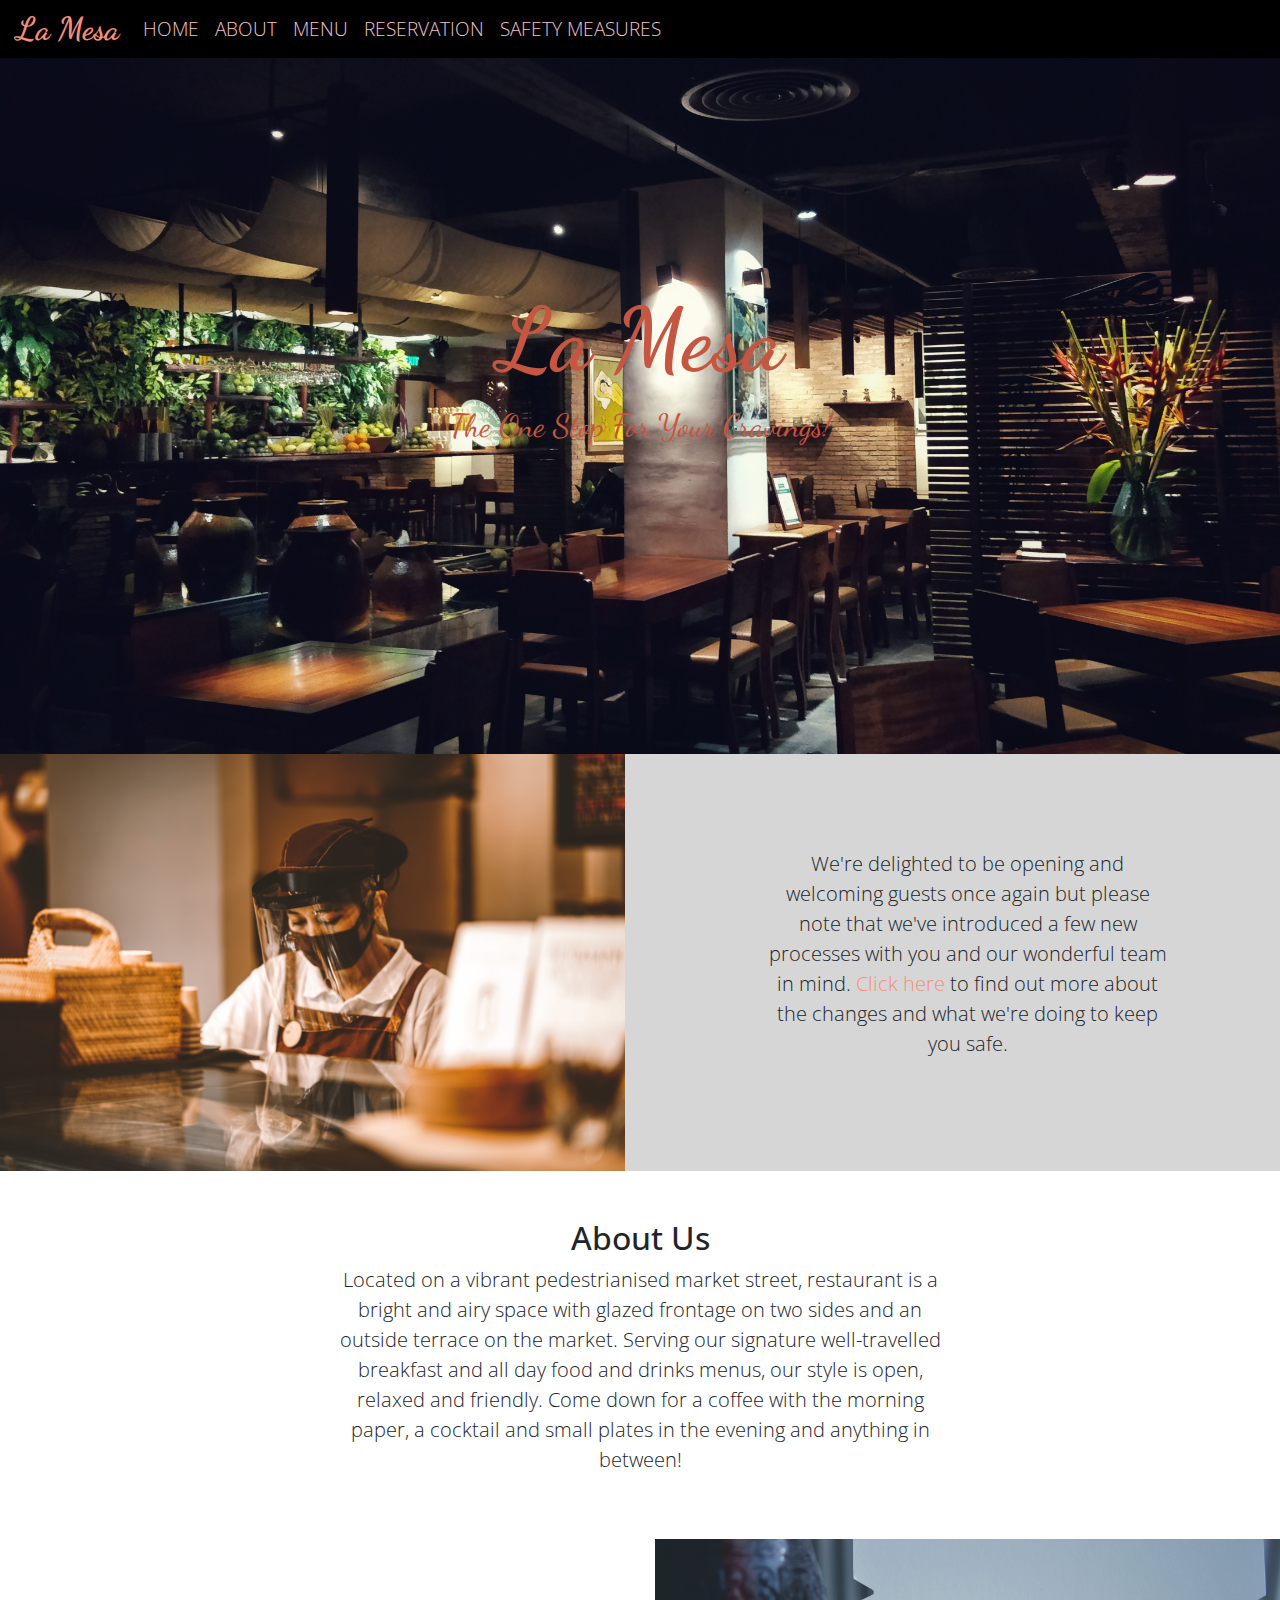
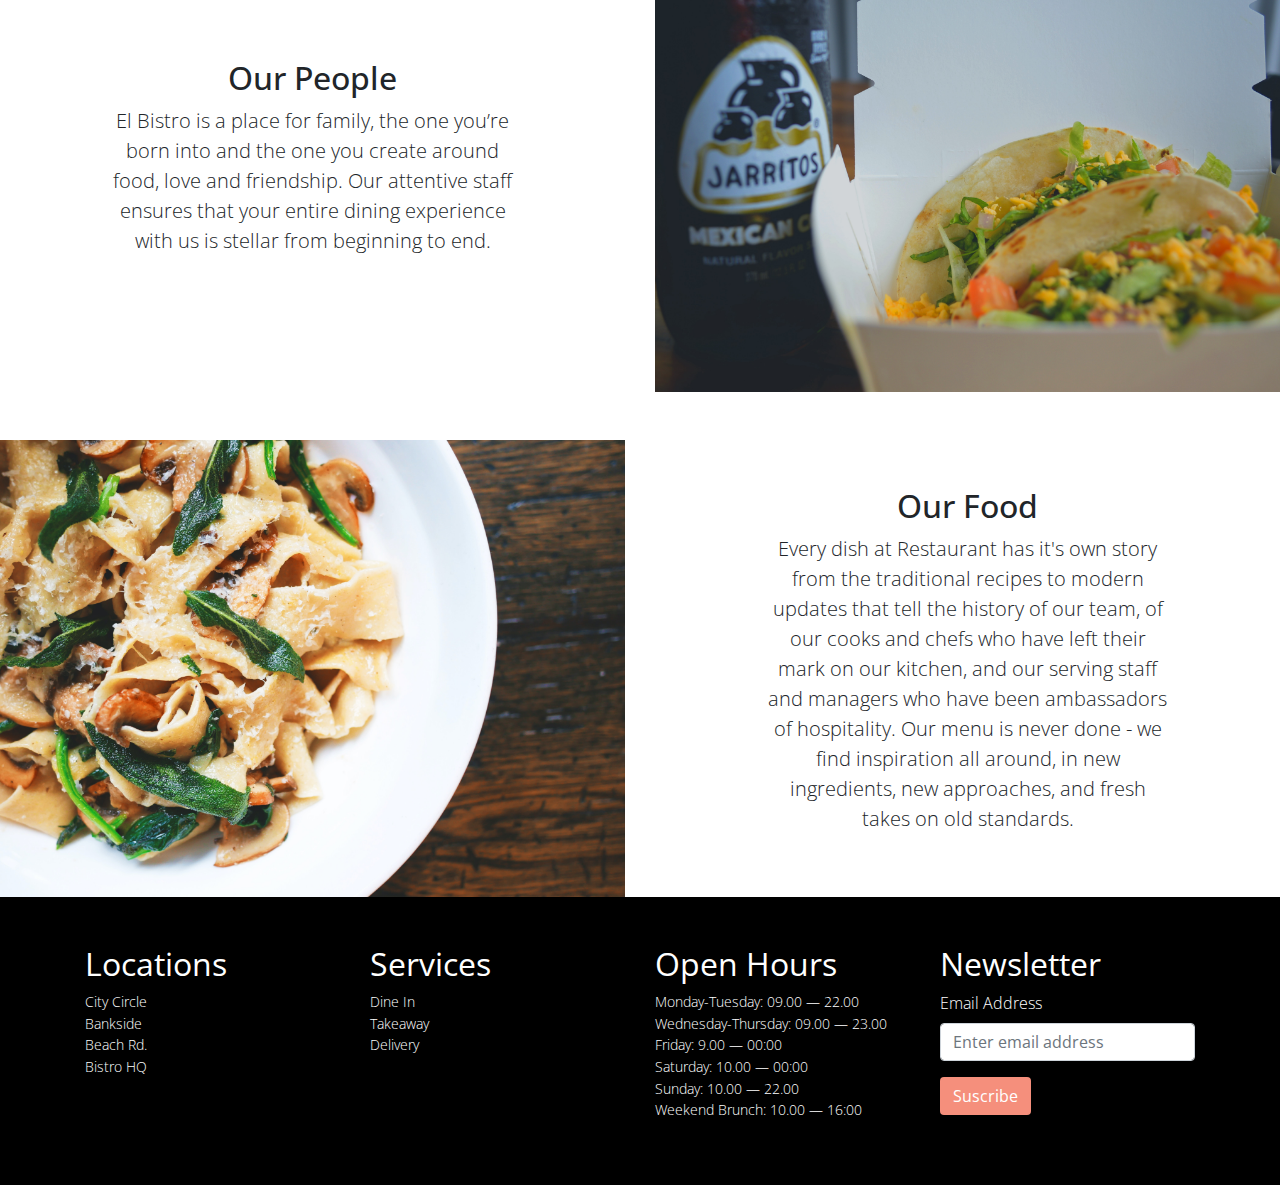
<file: index.html>
<!DOCTYPE html>
<html lang="en">
  <head>
    <!-- Required meta tags -->
    <meta charset="utf-8" />
    <meta
      name="viewport"
      content="width=device-width, initial-scale=1, shrink-to-fit=no"
    />

    <!-- Google Font -->
    <link
      href="https://fonts.googleapis.com/css2?family=Dancing+Script:wght@400;500;700&display=swap"
      rel="stylesheet"
    />
    <link
      href="https://fonts.googleapis.com/css2?family=Open+Sans:wght@300;400;700&display=swap"
      rel="stylesheet"
    />
    <!-- Bootstrap CSS -->
    <link
      rel="stylesheet"
      href="https://stackpath.bootstrapcdn.com/bootstrap/4.5.2/css/bootstrap.min.css"
      integrity="sha384-JcKb8q3iqJ61gNV9KGb8thSsNjpSL0n8PARn9HuZOnIxN0hoP+VmmDGMN5t9UJ0Z"
      crossorigin="anonymous"
    />
    <!-- Custom CSS -->
    <link rel="stylesheet" href="css/style.css" />

    <title>La Mesa</title>
  </head>

  <body>
    <!-- Navbar -->
    <nav
      id="mainNavbar"
      class="navbar navbar-dark navbar-expand-md fixed-top py-0"
    >
      <a href="index.html" class="navbar-brand">La Mesa</a>
      <button
        class="navbar-toggler"
        data-toggle="collapse"
        data-target="#navLinks"
        aria-controls="navLinks"
        aria-expanded="false"
        aria-label="Toggle navigation"
      >
        <span class="navbar-toggler-icon"></span>
      </button>
      <div id="navLinks" class="collapse navbar-collapse">
        <ul class="navbar-nav mr-auto">
          <li class="nav-item">
            <a href="index.html" class="nav-link">HOME</a>
          </li>
          <li class="nav-item">
            <a href="about.html" class="nav-link">ABOUT</a>
          </li>
          <li class="nav-item">
            <a href="menu.php" class="nav-link">MENU</a>
          </li>
          <li class="nav-item">
            <a href="reservation.php" class="nav-link">RESERVATION</a>
          </li>
          <li class="nav-item">
            <a href="covid19.html" class="nav-link">SAFETY MEASURES</a>
          </li>
        </ul>
      </div>
    </nav>
    <!-- Header -->
    <section class="fluid-container px-0">
      <div id="header" class="row justify-content-center align-items-center">
        <div class="col-12 text-center">
          <h1 class="display-3">La Mesa</h1>
          <p class="lead">The One Stop For Your Cravings!</p>
        </div>
      </div>
    </section>
    <!-- Covid Introduction -->
    <section>
      <div class="row justify-content-center align-items-center covid-info">
        <div class="col-md-6 order-2 order-md-1">
          <img src="images/covid_safety.jpg" alt="" class="img-fluid" />
        </div>
        <div class="col-md-6 text-center order-1 order-md-2 my-5 my-md-0">
          <div class="row justify-content-center">
            <div class="col-10 col-lg-8">
              <p class="lead">
                We're delighted to be opening and welcoming guests once again
                but please note that we've introduced a few new processes with
                you and our wonderful team in mind.
                <a href="#">Click here</a> to find out more about the changes
                and what we're doing to keep you safe.
              </p>
            </div>
          </div>
        </div>
      </div>
    </section>
    <!-- About -->
    <section id="about">
      <div class="row justify-content-center align-items-center">
        <div class="col-10 col-md-6 my-5 text-center">
          <h2>About Us</h2>
          <p class="lead">
            Located on a vibrant pedestrianised market street, restaurant is a
            bright and airy space with glazed frontage on two sides and an
            outside terrace on the market. Serving our signature well-travelled
            breakfast and all day food and drinks menus, our style is open,
            relaxed and friendly. Come down for a coffee with the morning paper,
            a cocktail and small plates in the evening and anything in between!
          </p>
        </div>
      </div>
      <div class="row align-items-center mb-5">
        <div class="col-md-6 text-center">
          <div class="row justify-content-center">
            <div class="col-10 col-lg-8 mb-5 mb-md-0">
              <h2>Our People</h2>
              <p class="lead">
                El Bistro is a place for family, the one you’re born into and
                the one you create around food, love and friendship. Our
                attentive staff ensures that your entire dining experience with
                us is stellar from beginning to end.
              </p>
            </div>
          </div>
        </div>
        <div class="col-md-6">
          <img src="images/about1.jpg" alt="" class="img-fluid" />
        </div>
      </div>
      <div class="row justify-content-center align-items-center">
        <div class="col-md-6 order-2 order-md-1">
          <img src="images/about2.jpg" alt="" class="img-fluid" />
        </div>
        <div class="col-md-6 text-center order-1 order-md-2 my-5 my-md-0">
          <div class="row justify-content-center">
            <div class="col-10 col-lg-8 mb-5 mb-md-0">
              <h2>Our Food</h2>
              <p class="lead">
                Every dish at Restaurant has it's own story from the traditional
                recipes to modern updates that tell the history of our team, of
                our cooks and chefs who have left their mark on our kitchen, and
                our serving staff and managers who have been ambassadors of
                hospitality. Our menu is never done - we find inspiration all
                around, in new ingredients, new approaches, and fresh takes on
                old standards.
              </p>
            </div>
          </div>
        </div>
      </div>
    </section>
    <!-- Footer -->
    <section id="footer">
      <div class="container">
        <div class="row py-5 pl-5 pl-md-0">
          <div class="col-10 col-md-3 mb-4 mb-md-0">
            <h3>Locations</h3>
            <ul class="list-unstyled">
              <li>City Circle</li>
              <li>Bankside</li>
              <li>Beach Rd.</li>
              <li>Bistro HQ</li>
            </ul>
          </div>
          <div class="col-10 col-md-3 mb-4 mb-md-0">
            <h3>Services</h3>
            <ul class="list-unstyled">
              <li>Dine In</li>
              <li>Takeaway</li>
              <li>Delivery</li>
            </ul>
          </div>
          <div class="col-10 col-md-3 mb-4 mb-md-0">
            <h3>Open Hours</h3>
            <ul class="list-unstyled">
              <li>Monday-Tuesday: 09.00 — 22.00</li>
              <li>Wednesday-Thursday: 09.00 — 23.00</li>
              <li>Friday: 9.00 — 00:00</li>
              <li>Saturday: 10.00 — 00:00</li>
              <li>Sunday: 10.00 — 22.00</li>
              <li>Weekend Brunch: 10.00 — 16:00</li>
            </ul>
          </div>
          <div class="col-10 col-md-3 mb-4 mb-md-0">
            <h3>Newsletter</h3>
            <!-- action (sending data) remaining-->
            <form action="">
              <div class="form-group">
                <label for="suscribersEmail">Email Address</label>
                <input
                  type="email"
                  class="form-control"
                  id="suscriberEmail"
                  placeholder="Enter email address"
                />
                <button type="submit" class="btn mt-3">Suscribe</button>
              </div>
            </form>
          </div>
        </div>
      </div>
    </section>
    <!-- Optional JavaScript -->
    <!-- jQuery first, then Popper.js, then Bootstrap JS -->
    <script
      src="https://code.jquery.com/jquery-3.5.1.slim.min.js"
      integrity="sha384-DfXdz2htPH0lsSSs5nCTpuj/zy4C+OGpamoFVy38MVBnE+IbbVYUew+OrCXaRkfj"
      crossorigin="anonymous"
    ></script>
    <script
      src="https://cdn.jsdelivr.net/npm/popper.js@1.16.1/dist/umd/popper.min.js"
      integrity="sha384-9/reFTGAW83EW2RDu2S0VKaIzap3H66lZH81PoYlFhbGU+6BZp6G7niu735Sk7lN"
      crossorigin="anonymous"
    ></script>
    <script
      src="https://stackpath.bootstrapcdn.com/bootstrap/4.5.2/js/bootstrap.min.js"
      integrity="sha384-B4gt1jrGC7Jh4AgTPSdUtOBvfO8shuf57BaghqFfPlYxofvL8/KUEfYiJOMMV+rV"
      crossorigin="anonymous"
    ></script>
    <script>
      $(document).ready(function () {
        localStorage.clear();
      });
    </script>
  </body>
</html>
</file>
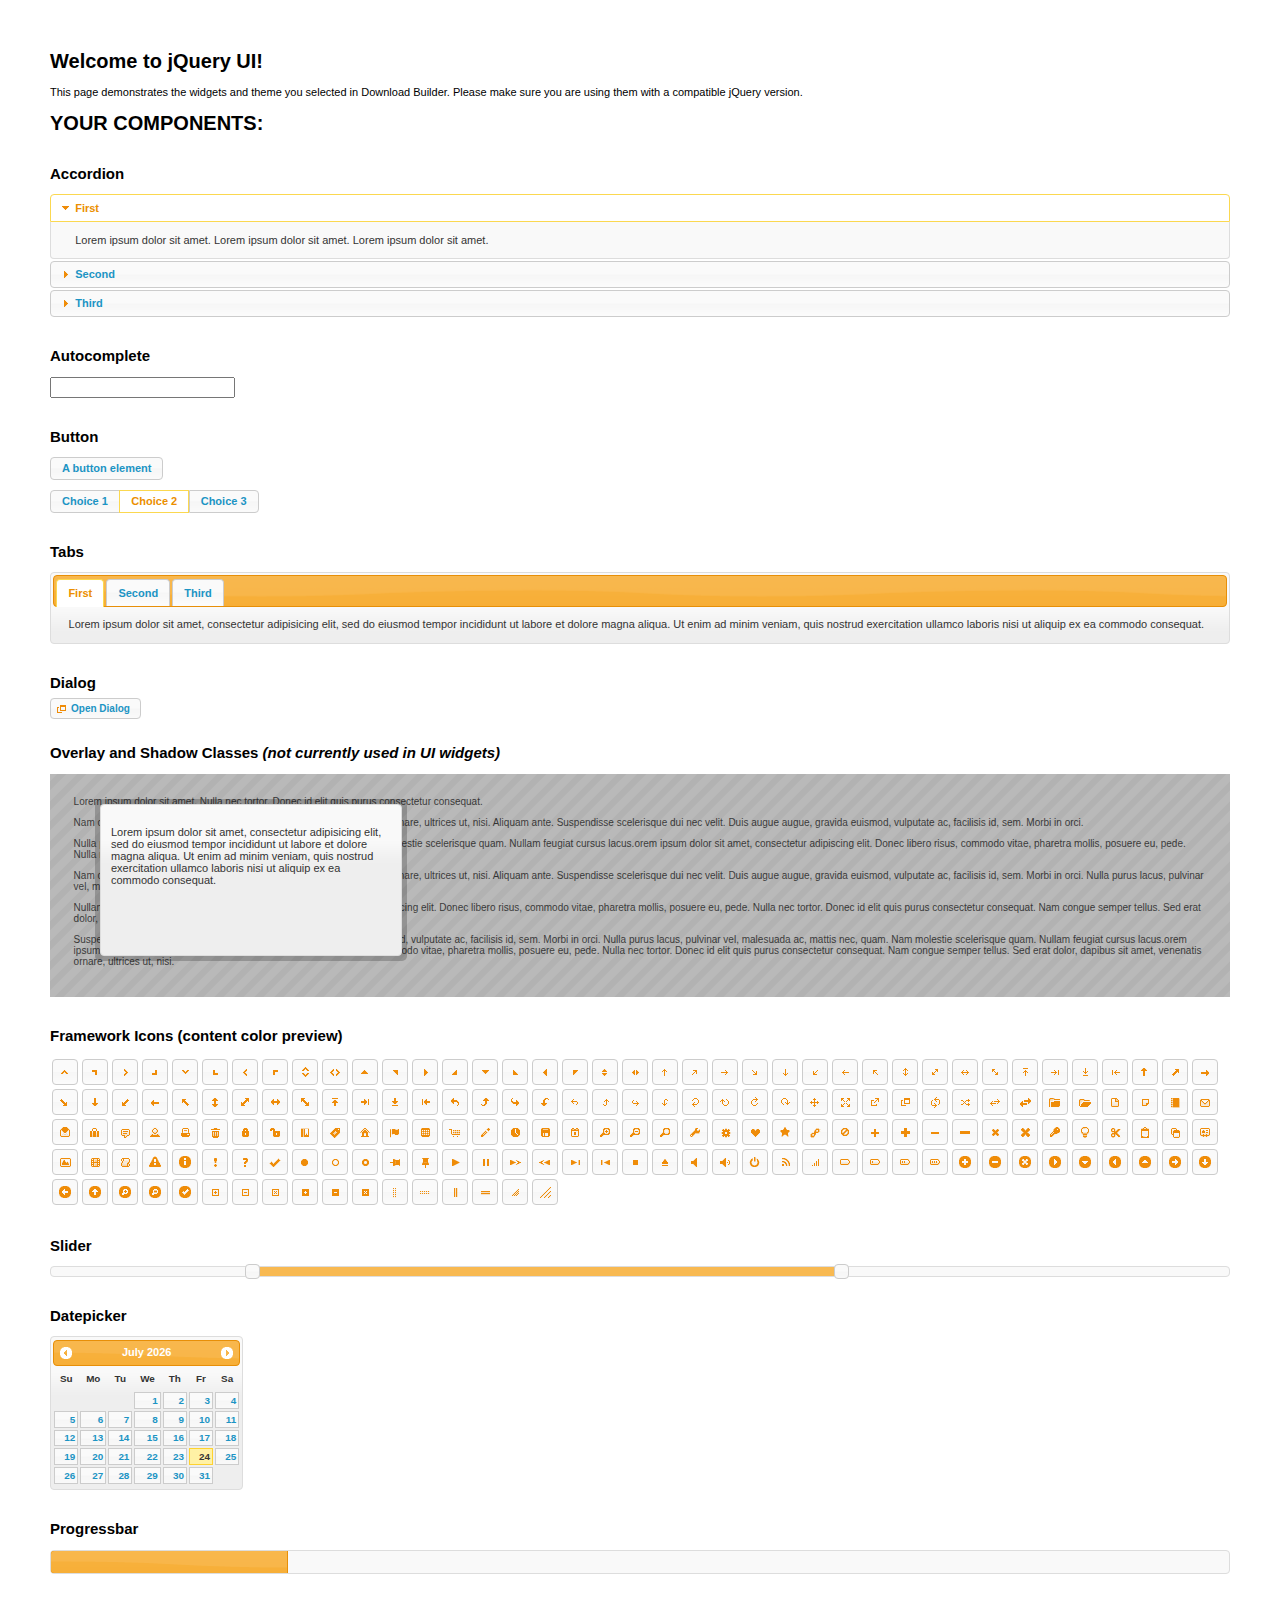
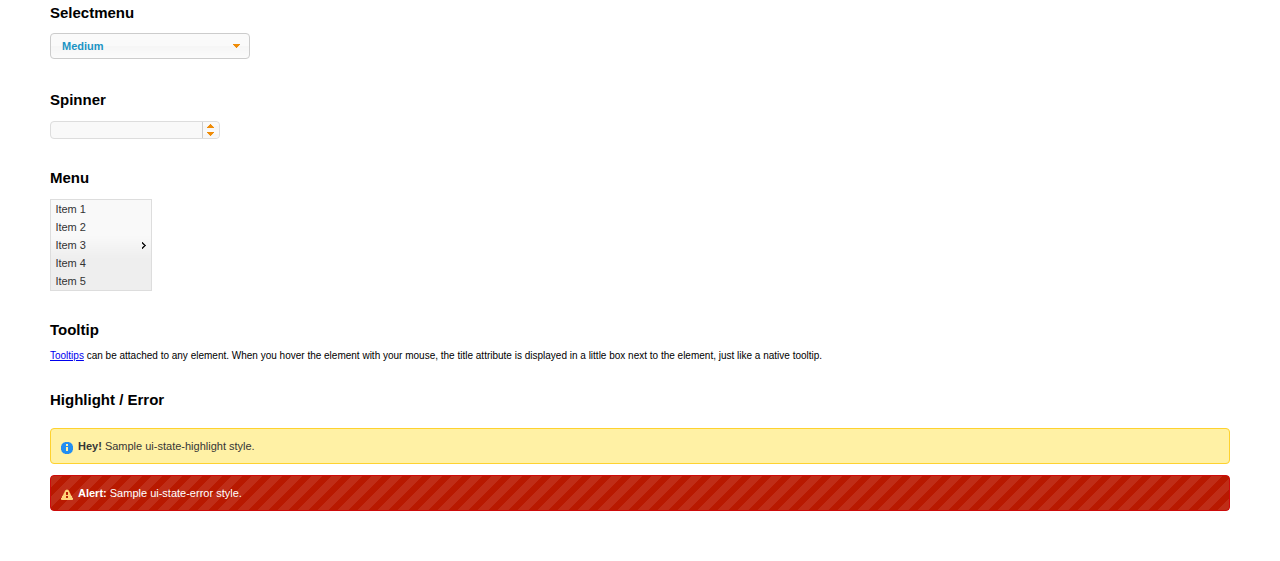
<file: jquery-ui-1.11.4/index.html>
<!doctype html>
<html lang="us">
<head>
	<meta charset="utf-8">
	<title>jQuery UI Example Page</title>
	<link href="jquery-ui.css" rel="stylesheet">
	<style>
	body{
		font: 62.5% "Trebuchet MS", sans-serif;
		margin: 50px;
	}
	.demoHeaders {
		margin-top: 2em;
	}
	#dialog-link {
		padding: .4em 1em .4em 20px;
		text-decoration: none;
		position: relative;
	}
	#dialog-link span.ui-icon {
		margin: 0 5px 0 0;
		position: absolute;
		left: .2em;
		top: 50%;
		margin-top: -8px;
	}
	#icons {
		margin: 0;
		padding: 0;
	}
	#icons li {
		margin: 2px;
		position: relative;
		padding: 4px 0;
		cursor: pointer;
		float: left;
		list-style: none;
	}
	#icons span.ui-icon {
		float: left;
		margin: 0 4px;
	}
	.fakewindowcontain .ui-widget-overlay {
		position: absolute;
	}
	select {
		width: 200px;
	}
	</style>
</head>
<body>

<h1>Welcome to jQuery UI!</h1>

<div class="ui-widget">
	<p>This page demonstrates the widgets and theme you selected in Download Builder. Please make sure you are using them with a compatible jQuery version.</p>
</div>

<h1>YOUR COMPONENTS:</h1>


<!-- Accordion -->
<h2 class="demoHeaders">Accordion</h2>
<div id="accordion">
	<h3>First</h3>
	<div>Lorem ipsum dolor sit amet. Lorem ipsum dolor sit amet. Lorem ipsum dolor sit amet.</div>
	<h3>Second</h3>
	<div>Phasellus mattis tincidunt nibh.</div>
	<h3>Third</h3>
	<div>Nam dui erat, auctor a, dignissim quis.</div>
</div>



<!-- Autocomplete -->
<h2 class="demoHeaders">Autocomplete</h2>
<div>
	<input id="autocomplete" title="type &quot;a&quot;">
</div>



<!-- Button -->
<h2 class="demoHeaders">Button</h2>
<button id="button">A button element</button>
<form style="margin-top: 1em;">
	<div id="radioset">
		<input type="radio" id="radio1" name="radio"><label for="radio1">Choice 1</label>
		<input type="radio" id="radio2" name="radio" checked="checked"><label for="radio2">Choice 2</label>
		<input type="radio" id="radio3" name="radio"><label for="radio3">Choice 3</label>
	</div>
</form>



<!-- Tabs -->
<h2 class="demoHeaders">Tabs</h2>
<div id="tabs">
	<ul>
		<li><a href="#tabs-1">First</a></li>
		<li><a href="#tabs-2">Second</a></li>
		<li><a href="#tabs-3">Third</a></li>
	</ul>
	<div id="tabs-1">Lorem ipsum dolor sit amet, consectetur adipisicing elit, sed do eiusmod tempor incididunt ut labore et dolore magna aliqua. Ut enim ad minim veniam, quis nostrud exercitation ullamco laboris nisi ut aliquip ex ea commodo consequat.</div>
	<div id="tabs-2">Phasellus mattis tincidunt nibh. Cras orci urna, blandit id, pretium vel, aliquet ornare, felis. Maecenas scelerisque sem non nisl. Fusce sed lorem in enim dictum bibendum.</div>
	<div id="tabs-3">Nam dui erat, auctor a, dignissim quis, sollicitudin eu, felis. Pellentesque nisi urna, interdum eget, sagittis et, consequat vestibulum, lacus. Mauris porttitor ullamcorper augue.</div>
</div>



<!-- Dialog NOTE: Dialog is not generated by UI in this demo so it can be visually styled in themeroller-->
<h2 class="demoHeaders">Dialog</h2>
<p><a href="#" id="dialog-link" class="ui-state-default ui-corner-all"><span class="ui-icon ui-icon-newwin"></span>Open Dialog</a></p>

<h2 class="demoHeaders">Overlay and Shadow Classes <em>(not currently used in UI widgets)</em></h2>
<div style="position: relative; width: 96%; height: 200px; padding:1% 2%; overflow:hidden;" class="fakewindowcontain">
	<p>Lorem ipsum dolor sit amet,  Nulla nec tortor. Donec id elit quis purus consectetur consequat. </p><p>Nam congue semper tellus. Sed erat dolor, dapibus sit amet, venenatis ornare, ultrices ut, nisi. Aliquam ante. Suspendisse scelerisque dui nec velit. Duis augue augue, gravida euismod, vulputate ac, facilisis id, sem. Morbi in orci. </p><p>Nulla purus lacus, pulvinar vel, malesuada ac, mattis nec, quam. Nam molestie scelerisque quam. Nullam feugiat cursus lacus.orem ipsum dolor sit amet, consectetur adipiscing elit. Donec libero risus, commodo vitae, pharetra mollis, posuere eu, pede. Nulla nec tortor. Donec id elit quis purus consectetur consequat. </p><p>Nam congue semper tellus. Sed erat dolor, dapibus sit amet, venenatis ornare, ultrices ut, nisi. Aliquam ante. Suspendisse scelerisque dui nec velit. Duis augue augue, gravida euismod, vulputate ac, facilisis id, sem. Morbi in orci. Nulla purus lacus, pulvinar vel, malesuada ac, mattis nec, quam. Nam molestie scelerisque quam. </p><p>Nullam feugiat cursus lacus.orem ipsum dolor sit amet, consectetur adipiscing elit. Donec libero risus, commodo vitae, pharetra mollis, posuere eu, pede. Nulla nec tortor. Donec id elit quis purus consectetur consequat. Nam congue semper tellus. Sed erat dolor, dapibus sit amet, venenatis ornare, ultrices ut, nisi. Aliquam ante. </p><p>Suspendisse scelerisque dui nec velit. Duis augue augue, gravida euismod, vulputate ac, facilisis id, sem. Morbi in orci. Nulla purus lacus, pulvinar vel, malesuada ac, mattis nec, quam. Nam molestie scelerisque quam. Nullam feugiat cursus lacus.orem ipsum dolor sit amet, consectetur adipiscing elit. Donec libero risus, commodo vitae, pharetra mollis, posuere eu, pede. Nulla nec tortor. Donec id elit quis purus consectetur consequat. Nam congue semper tellus. Sed erat dolor, dapibus sit amet, venenatis ornare, ultrices ut, nisi. </p>

	<!-- ui-dialog -->
	<div class="ui-overlay"><div class="ui-widget-overlay"></div><div class="ui-widget-shadow ui-corner-all" style="width: 302px; height: 152px; position: absolute; left: 50px; top: 30px;"></div></div>
	<div style="position: absolute; width: 280px; height: 130px;left: 50px; top: 30px; padding: 10px;" class="ui-widget ui-widget-content ui-corner-all">
		<div class="ui-dialog-content ui-widget-content" style="background: none; border: 0;">
			<p>Lorem ipsum dolor sit amet, consectetur adipisicing elit, sed do eiusmod tempor incididunt ut labore et dolore magna aliqua. Ut enim ad minim veniam, quis nostrud exercitation ullamco laboris nisi ut aliquip ex ea commodo consequat.</p>
		</div>
	</div>

</div>

<!-- ui-dialog -->
<div id="dialog" title="Dialog Title">
	<p>Lorem ipsum dolor sit amet, consectetur adipisicing elit, sed do eiusmod tempor incididunt ut labore et dolore magna aliqua. Ut enim ad minim veniam, quis nostrud exercitation ullamco laboris nisi ut aliquip ex ea commodo consequat.</p>
</div>



<h2 class="demoHeaders">Framework Icons (content color preview)</h2>
<ul id="icons" class="ui-widget ui-helper-clearfix">
	<li class="ui-state-default ui-corner-all" title=".ui-icon-carat-1-n"><span class="ui-icon ui-icon-carat-1-n"></span></li>
	<li class="ui-state-default ui-corner-all" title=".ui-icon-carat-1-ne"><span class="ui-icon ui-icon-carat-1-ne"></span></li>
	<li class="ui-state-default ui-corner-all" title=".ui-icon-carat-1-e"><span class="ui-icon ui-icon-carat-1-e"></span></li>
	<li class="ui-state-default ui-corner-all" title=".ui-icon-carat-1-se"><span class="ui-icon ui-icon-carat-1-se"></span></li>
	<li class="ui-state-default ui-corner-all" title=".ui-icon-carat-1-s"><span class="ui-icon ui-icon-carat-1-s"></span></li>
	<li class="ui-state-default ui-corner-all" title=".ui-icon-carat-1-sw"><span class="ui-icon ui-icon-carat-1-sw"></span></li>
	<li class="ui-state-default ui-corner-all" title=".ui-icon-carat-1-w"><span class="ui-icon ui-icon-carat-1-w"></span></li>
	<li class="ui-state-default ui-corner-all" title=".ui-icon-carat-1-nw"><span class="ui-icon ui-icon-carat-1-nw"></span></li>
	<li class="ui-state-default ui-corner-all" title=".ui-icon-carat-2-n-s"><span class="ui-icon ui-icon-carat-2-n-s"></span></li>
	<li class="ui-state-default ui-corner-all" title=".ui-icon-carat-2-e-w"><span class="ui-icon ui-icon-carat-2-e-w"></span></li>
	<li class="ui-state-default ui-corner-all" title=".ui-icon-triangle-1-n"><span class="ui-icon ui-icon-triangle-1-n"></span></li>
	<li class="ui-state-default ui-corner-all" title=".ui-icon-triangle-1-ne"><span class="ui-icon ui-icon-triangle-1-ne"></span></li>
	<li class="ui-state-default ui-corner-all" title=".ui-icon-triangle-1-e"><span class="ui-icon ui-icon-triangle-1-e"></span></li>
	<li class="ui-state-default ui-corner-all" title=".ui-icon-triangle-1-se"><span class="ui-icon ui-icon-triangle-1-se"></span></li>
	<li class="ui-state-default ui-corner-all" title=".ui-icon-triangle-1-s"><span class="ui-icon ui-icon-triangle-1-s"></span></li>
	<li class="ui-state-default ui-corner-all" title=".ui-icon-triangle-1-sw"><span class="ui-icon ui-icon-triangle-1-sw"></span></li>
	<li class="ui-state-default ui-corner-all" title=".ui-icon-triangle-1-w"><span class="ui-icon ui-icon-triangle-1-w"></span></li>
	<li class="ui-state-default ui-corner-all" title=".ui-icon-triangle-1-nw"><span class="ui-icon ui-icon-triangle-1-nw"></span></li>
	<li class="ui-state-default ui-corner-all" title=".ui-icon-triangle-2-n-s"><span class="ui-icon ui-icon-triangle-2-n-s"></span></li>
	<li class="ui-state-default ui-corner-all" title=".ui-icon-triangle-2-e-w"><span class="ui-icon ui-icon-triangle-2-e-w"></span></li>
	<li class="ui-state-default ui-corner-all" title=".ui-icon-arrow-1-n"><span class="ui-icon ui-icon-arrow-1-n"></span></li>
	<li class="ui-state-default ui-corner-all" title=".ui-icon-arrow-1-ne"><span class="ui-icon ui-icon-arrow-1-ne"></span></li>
	<li class="ui-state-default ui-corner-all" title=".ui-icon-arrow-1-e"><span class="ui-icon ui-icon-arrow-1-e"></span></li>
	<li class="ui-state-default ui-corner-all" title=".ui-icon-arrow-1-se"><span class="ui-icon ui-icon-arrow-1-se"></span></li>
	<li class="ui-state-default ui-corner-all" title=".ui-icon-arrow-1-s"><span class="ui-icon ui-icon-arrow-1-s"></span></li>
	<li class="ui-state-default ui-corner-all" title=".ui-icon-arrow-1-sw"><span class="ui-icon ui-icon-arrow-1-sw"></span></li>
	<li class="ui-state-default ui-corner-all" title=".ui-icon-arrow-1-w"><span class="ui-icon ui-icon-arrow-1-w"></span></li>
	<li class="ui-state-default ui-corner-all" title=".ui-icon-arrow-1-nw"><span class="ui-icon ui-icon-arrow-1-nw"></span></li>
	<li class="ui-state-default ui-corner-all" title=".ui-icon-arrow-2-n-s"><span class="ui-icon ui-icon-arrow-2-n-s"></span></li>
	<li class="ui-state-default ui-corner-all" title=".ui-icon-arrow-2-ne-sw"><span class="ui-icon ui-icon-arrow-2-ne-sw"></span></li>
	<li class="ui-state-default ui-corner-all" title=".ui-icon-arrow-2-e-w"><span class="ui-icon ui-icon-arrow-2-e-w"></span></li>
	<li class="ui-state-default ui-corner-all" title=".ui-icon-arrow-2-se-nw"><span class="ui-icon ui-icon-arrow-2-se-nw"></span></li>
	<li class="ui-state-default ui-corner-all" title=".ui-icon-arrowstop-1-n"><span class="ui-icon ui-icon-arrowstop-1-n"></span></li>
	<li class="ui-state-default ui-corner-all" title=".ui-icon-arrowstop-1-e"><span class="ui-icon ui-icon-arrowstop-1-e"></span></li>
	<li class="ui-state-default ui-corner-all" title=".ui-icon-arrowstop-1-s"><span class="ui-icon ui-icon-arrowstop-1-s"></span></li>
	<li class="ui-state-default ui-corner-all" title=".ui-icon-arrowstop-1-w"><span class="ui-icon ui-icon-arrowstop-1-w"></span></li>
	<li class="ui-state-default ui-corner-all" title=".ui-icon-arrowthick-1-n"><span class="ui-icon ui-icon-arrowthick-1-n"></span></li>
	<li class="ui-state-default ui-corner-all" title=".ui-icon-arrowthick-1-ne"><span class="ui-icon ui-icon-arrowthick-1-ne"></span></li>
	<li class="ui-state-default ui-corner-all" title=".ui-icon-arrowthick-1-e"><span class="ui-icon ui-icon-arrowthick-1-e"></span></li>
	<li class="ui-state-default ui-corner-all" title=".ui-icon-arrowthick-1-se"><span class="ui-icon ui-icon-arrowthick-1-se"></span></li>
	<li class="ui-state-default ui-corner-all" title=".ui-icon-arrowthick-1-s"><span class="ui-icon ui-icon-arrowthick-1-s"></span></li>
	<li class="ui-state-default ui-corner-all" title=".ui-icon-arrowthick-1-sw"><span class="ui-icon ui-icon-arrowthick-1-sw"></span></li>
	<li class="ui-state-default ui-corner-all" title=".ui-icon-arrowthick-1-w"><span class="ui-icon ui-icon-arrowthick-1-w"></span></li>
	<li class="ui-state-default ui-corner-all" title=".ui-icon-arrowthick-1-nw"><span class="ui-icon ui-icon-arrowthick-1-nw"></span></li>
	<li class="ui-state-default ui-corner-all" title=".ui-icon-arrowthick-2-n-s"><span class="ui-icon ui-icon-arrowthick-2-n-s"></span></li>
	<li class="ui-state-default ui-corner-all" title=".ui-icon-arrowthick-2-ne-sw"><span class="ui-icon ui-icon-arrowthick-2-ne-sw"></span></li>
	<li class="ui-state-default ui-corner-all" title=".ui-icon-arrowthick-2-e-w"><span class="ui-icon ui-icon-arrowthick-2-e-w"></span></li>
	<li class="ui-state-default ui-corner-all" title=".ui-icon-arrowthick-2-se-nw"><span class="ui-icon ui-icon-arrowthick-2-se-nw"></span></li>
	<li class="ui-state-default ui-corner-all" title=".ui-icon-arrowthickstop-1-n"><span class="ui-icon ui-icon-arrowthickstop-1-n"></span></li>
	<li class="ui-state-default ui-corner-all" title=".ui-icon-arrowthickstop-1-e"><span class="ui-icon ui-icon-arrowthickstop-1-e"></span></li>
	<li class="ui-state-default ui-corner-all" title=".ui-icon-arrowthickstop-1-s"><span class="ui-icon ui-icon-arrowthickstop-1-s"></span></li>
	<li class="ui-state-default ui-corner-all" title=".ui-icon-arrowthickstop-1-w"><span class="ui-icon ui-icon-arrowthickstop-1-w"></span></li>
	<li class="ui-state-default ui-corner-all" title=".ui-icon-arrowreturnthick-1-w"><span class="ui-icon ui-icon-arrowreturnthick-1-w"></span></li>
	<li class="ui-state-default ui-corner-all" title=".ui-icon-arrowreturnthick-1-n"><span class="ui-icon ui-icon-arrowreturnthick-1-n"></span></li>
	<li class="ui-state-default ui-corner-all" title=".ui-icon-arrowreturnthick-1-e"><span class="ui-icon ui-icon-arrowreturnthick-1-e"></span></li>
	<li class="ui-state-default ui-corner-all" title=".ui-icon-arrowreturnthick-1-s"><span class="ui-icon ui-icon-arrowreturnthick-1-s"></span></li>
	<li class="ui-state-default ui-corner-all" title=".ui-icon-arrowreturn-1-w"><span class="ui-icon ui-icon-arrowreturn-1-w"></span></li>
	<li class="ui-state-default ui-corner-all" title=".ui-icon-arrowreturn-1-n"><span class="ui-icon ui-icon-arrowreturn-1-n"></span></li>
	<li class="ui-state-default ui-corner-all" title=".ui-icon-arrowreturn-1-e"><span class="ui-icon ui-icon-arrowreturn-1-e"></span></li>
	<li class="ui-state-default ui-corner-all" title=".ui-icon-arrowreturn-1-s"><span class="ui-icon ui-icon-arrowreturn-1-s"></span></li>
	<li class="ui-state-default ui-corner-all" title=".ui-icon-arrowrefresh-1-w"><span class="ui-icon ui-icon-arrowrefresh-1-w"></span></li>
	<li class="ui-state-default ui-corner-all" title=".ui-icon-arrowrefresh-1-n"><span class="ui-icon ui-icon-arrowrefresh-1-n"></span></li>
	<li class="ui-state-default ui-corner-all" title=".ui-icon-arrowrefresh-1-e"><span class="ui-icon ui-icon-arrowrefresh-1-e"></span></li>
	<li class="ui-state-default ui-corner-all" title=".ui-icon-arrowrefresh-1-s"><span class="ui-icon ui-icon-arrowrefresh-1-s"></span></li>
	<li class="ui-state-default ui-corner-all" title=".ui-icon-arrow-4"><span class="ui-icon ui-icon-arrow-4"></span></li>
	<li class="ui-state-default ui-corner-all" title=".ui-icon-arrow-4-diag"><span class="ui-icon ui-icon-arrow-4-diag"></span></li>
	<li class="ui-state-default ui-corner-all" title=".ui-icon-extlink"><span class="ui-icon ui-icon-extlink"></span></li>
	<li class="ui-state-default ui-corner-all" title=".ui-icon-newwin"><span class="ui-icon ui-icon-newwin"></span></li>
	<li class="ui-state-default ui-corner-all" title=".ui-icon-refresh"><span class="ui-icon ui-icon-refresh"></span></li>
	<li class="ui-state-default ui-corner-all" title=".ui-icon-shuffle"><span class="ui-icon ui-icon-shuffle"></span></li>
	<li class="ui-state-default ui-corner-all" title=".ui-icon-transfer-e-w"><span class="ui-icon ui-icon-transfer-e-w"></span></li>
	<li class="ui-state-default ui-corner-all" title=".ui-icon-transferthick-e-w"><span class="ui-icon ui-icon-transferthick-e-w"></span></li>
	<li class="ui-state-default ui-corner-all" title=".ui-icon-folder-collapsed"><span class="ui-icon ui-icon-folder-collapsed"></span></li>
	<li class="ui-state-default ui-corner-all" title=".ui-icon-folder-open"><span class="ui-icon ui-icon-folder-open"></span></li>
	<li class="ui-state-default ui-corner-all" title=".ui-icon-document"><span class="ui-icon ui-icon-document"></span></li>
	<li class="ui-state-default ui-corner-all" title=".ui-icon-document-b"><span class="ui-icon ui-icon-document-b"></span></li>
	<li class="ui-state-default ui-corner-all" title=".ui-icon-note"><span class="ui-icon ui-icon-note"></span></li>
	<li class="ui-state-default ui-corner-all" title=".ui-icon-mail-closed"><span class="ui-icon ui-icon-mail-closed"></span></li>
	<li class="ui-state-default ui-corner-all" title=".ui-icon-mail-open"><span class="ui-icon ui-icon-mail-open"></span></li>
	<li class="ui-state-default ui-corner-all" title=".ui-icon-suitcase"><span class="ui-icon ui-icon-suitcase"></span></li>
	<li class="ui-state-default ui-corner-all" title=".ui-icon-comment"><span class="ui-icon ui-icon-comment"></span></li>
	<li class="ui-state-default ui-corner-all" title=".ui-icon-person"><span class="ui-icon ui-icon-person"></span></li>
	<li class="ui-state-default ui-corner-all" title=".ui-icon-print"><span class="ui-icon ui-icon-print"></span></li>
	<li class="ui-state-default ui-corner-all" title=".ui-icon-trash"><span class="ui-icon ui-icon-trash"></span></li>
	<li class="ui-state-default ui-corner-all" title=".ui-icon-locked"><span class="ui-icon ui-icon-locked"></span></li>
	<li class="ui-state-default ui-corner-all" title=".ui-icon-unlocked"><span class="ui-icon ui-icon-unlocked"></span></li>
	<li class="ui-state-default ui-corner-all" title=".ui-icon-bookmark"><span class="ui-icon ui-icon-bookmark"></span></li>
	<li class="ui-state-default ui-corner-all" title=".ui-icon-tag"><span class="ui-icon ui-icon-tag"></span></li>
	<li class="ui-state-default ui-corner-all" title=".ui-icon-home"><span class="ui-icon ui-icon-home"></span></li>
	<li class="ui-state-default ui-corner-all" title=".ui-icon-flag"><span class="ui-icon ui-icon-flag"></span></li>
	<li class="ui-state-default ui-corner-all" title=".ui-icon-calculator"><span class="ui-icon ui-icon-calculator"></span></li>
	<li class="ui-state-default ui-corner-all" title=".ui-icon-cart"><span class="ui-icon ui-icon-cart"></span></li>
	<li class="ui-state-default ui-corner-all" title=".ui-icon-pencil"><span class="ui-icon ui-icon-pencil"></span></li>
	<li class="ui-state-default ui-corner-all" title=".ui-icon-clock"><span class="ui-icon ui-icon-clock"></span></li>
	<li class="ui-state-default ui-corner-all" title=".ui-icon-disk"><span class="ui-icon ui-icon-disk"></span></li>
	<li class="ui-state-default ui-corner-all" title=".ui-icon-calendar"><span class="ui-icon ui-icon-calendar"></span></li>
	<li class="ui-state-default ui-corner-all" title=".ui-icon-zoomin"><span class="ui-icon ui-icon-zoomin"></span></li>
	<li class="ui-state-default ui-corner-all" title=".ui-icon-zoomout"><span class="ui-icon ui-icon-zoomout"></span></li>
	<li class="ui-state-default ui-corner-all" title=".ui-icon-search"><span class="ui-icon ui-icon-search"></span></li>
	<li class="ui-state-default ui-corner-all" title=".ui-icon-wrench"><span class="ui-icon ui-icon-wrench"></span></li>
	<li class="ui-state-default ui-corner-all" title=".ui-icon-gear"><span class="ui-icon ui-icon-gear"></span></li>
	<li class="ui-state-default ui-corner-all" title=".ui-icon-heart"><span class="ui-icon ui-icon-heart"></span></li>
	<li class="ui-state-default ui-corner-all" title=".ui-icon-star"><span class="ui-icon ui-icon-star"></span></li>
	<li class="ui-state-default ui-corner-all" title=".ui-icon-link"><span class="ui-icon ui-icon-link"></span></li>
	<li class="ui-state-default ui-corner-all" title=".ui-icon-cancel"><span class="ui-icon ui-icon-cancel"></span></li>
	<li class="ui-state-default ui-corner-all" title=".ui-icon-plus"><span class="ui-icon ui-icon-plus"></span></li>
	<li class="ui-state-default ui-corner-all" title=".ui-icon-plusthick"><span class="ui-icon ui-icon-plusthick"></span></li>
	<li class="ui-state-default ui-corner-all" title=".ui-icon-minus"><span class="ui-icon ui-icon-minus"></span></li>
	<li class="ui-state-default ui-corner-all" title=".ui-icon-minusthick"><span class="ui-icon ui-icon-minusthick"></span></li>
	<li class="ui-state-default ui-corner-all" title=".ui-icon-close"><span class="ui-icon ui-icon-close"></span></li>
	<li class="ui-state-default ui-corner-all" title=".ui-icon-closethick"><span class="ui-icon ui-icon-closethick"></span></li>
	<li class="ui-state-default ui-corner-all" title=".ui-icon-key"><span class="ui-icon ui-icon-key"></span></li>
	<li class="ui-state-default ui-corner-all" title=".ui-icon-lightbulb"><span class="ui-icon ui-icon-lightbulb"></span></li>
	<li class="ui-state-default ui-corner-all" title=".ui-icon-scissors"><span class="ui-icon ui-icon-scissors"></span></li>
	<li class="ui-state-default ui-corner-all" title=".ui-icon-clipboard"><span class="ui-icon ui-icon-clipboard"></span></li>
	<li class="ui-state-default ui-corner-all" title=".ui-icon-copy"><span class="ui-icon ui-icon-copy"></span></li>
	<li class="ui-state-default ui-corner-all" title=".ui-icon-contact"><span class="ui-icon ui-icon-contact"></span></li>
	<li class="ui-state-default ui-corner-all" title=".ui-icon-image"><span class="ui-icon ui-icon-image"></span></li>
	<li class="ui-state-default ui-corner-all" title=".ui-icon-video"><span class="ui-icon ui-icon-video"></span></li>
	<li class="ui-state-default ui-corner-all" title=".ui-icon-script"><span class="ui-icon ui-icon-script"></span></li>
	<li class="ui-state-default ui-corner-all" title=".ui-icon-alert"><span class="ui-icon ui-icon-alert"></span></li>
	<li class="ui-state-default ui-corner-all" title=".ui-icon-info"><span class="ui-icon ui-icon-info"></span></li>
	<li class="ui-state-default ui-corner-all" title=".ui-icon-notice"><span class="ui-icon ui-icon-notice"></span></li>
	<li class="ui-state-default ui-corner-all" title=".ui-icon-help"><span class="ui-icon ui-icon-help"></span></li>
	<li class="ui-state-default ui-corner-all" title=".ui-icon-check"><span class="ui-icon ui-icon-check"></span></li>
	<li class="ui-state-default ui-corner-all" title=".ui-icon-bullet"><span class="ui-icon ui-icon-bullet"></span></li>
	<li class="ui-state-default ui-corner-all" title=".ui-icon-radio-off"><span class="ui-icon ui-icon-radio-off"></span></li>
	<li class="ui-state-default ui-corner-all" title=".ui-icon-radio-on"><span class="ui-icon ui-icon-radio-on"></span></li>
	<li class="ui-state-default ui-corner-all" title=".ui-icon-pin-w"><span class="ui-icon ui-icon-pin-w"></span></li>
	<li class="ui-state-default ui-corner-all" title=".ui-icon-pin-s"><span class="ui-icon ui-icon-pin-s"></span></li>
	<li class="ui-state-default ui-corner-all" title=".ui-icon-play"><span class="ui-icon ui-icon-play"></span></li>
	<li class="ui-state-default ui-corner-all" title=".ui-icon-pause"><span class="ui-icon ui-icon-pause"></span></li>
	<li class="ui-state-default ui-corner-all" title=".ui-icon-seek-next"><span class="ui-icon ui-icon-seek-next"></span></li>
	<li class="ui-state-default ui-corner-all" title=".ui-icon-seek-prev"><span class="ui-icon ui-icon-seek-prev"></span></li>
	<li class="ui-state-default ui-corner-all" title=".ui-icon-seek-end"><span class="ui-icon ui-icon-seek-end"></span></li>
	<li class="ui-state-default ui-corner-all" title=".ui-icon-seek-first"><span class="ui-icon ui-icon-seek-first"></span></li>
	<li class="ui-state-default ui-corner-all" title=".ui-icon-stop"><span class="ui-icon ui-icon-stop"></span></li>
	<li class="ui-state-default ui-corner-all" title=".ui-icon-eject"><span class="ui-icon ui-icon-eject"></span></li>
	<li class="ui-state-default ui-corner-all" title=".ui-icon-volume-off"><span class="ui-icon ui-icon-volume-off"></span></li>
	<li class="ui-state-default ui-corner-all" title=".ui-icon-volume-on"><span class="ui-icon ui-icon-volume-on"></span></li>
	<li class="ui-state-default ui-corner-all" title=".ui-icon-power"><span class="ui-icon ui-icon-power"></span></li>
	<li class="ui-state-default ui-corner-all" title=".ui-icon-signal-diag"><span class="ui-icon ui-icon-signal-diag"></span></li>
	<li class="ui-state-default ui-corner-all" title=".ui-icon-signal"><span class="ui-icon ui-icon-signal"></span></li>
	<li class="ui-state-default ui-corner-all" title=".ui-icon-battery-0"><span class="ui-icon ui-icon-battery-0"></span></li>
	<li class="ui-state-default ui-corner-all" title=".ui-icon-battery-1"><span class="ui-icon ui-icon-battery-1"></span></li>
	<li class="ui-state-default ui-corner-all" title=".ui-icon-battery-2"><span class="ui-icon ui-icon-battery-2"></span></li>
	<li class="ui-state-default ui-corner-all" title=".ui-icon-battery-3"><span class="ui-icon ui-icon-battery-3"></span></li>
	<li class="ui-state-default ui-corner-all" title=".ui-icon-circle-plus"><span class="ui-icon ui-icon-circle-plus"></span></li>
	<li class="ui-state-default ui-corner-all" title=".ui-icon-circle-minus"><span class="ui-icon ui-icon-circle-minus"></span></li>
	<li class="ui-state-default ui-corner-all" title=".ui-icon-circle-close"><span class="ui-icon ui-icon-circle-close"></span></li>
	<li class="ui-state-default ui-corner-all" title=".ui-icon-circle-triangle-e"><span class="ui-icon ui-icon-circle-triangle-e"></span></li>
	<li class="ui-state-default ui-corner-all" title=".ui-icon-circle-triangle-s"><span class="ui-icon ui-icon-circle-triangle-s"></span></li>
	<li class="ui-state-default ui-corner-all" title=".ui-icon-circle-triangle-w"><span class="ui-icon ui-icon-circle-triangle-w"></span></li>
	<li class="ui-state-default ui-corner-all" title=".ui-icon-circle-triangle-n"><span class="ui-icon ui-icon-circle-triangle-n"></span></li>
	<li class="ui-state-default ui-corner-all" title=".ui-icon-circle-arrow-e"><span class="ui-icon ui-icon-circle-arrow-e"></span></li>
	<li class="ui-state-default ui-corner-all" title=".ui-icon-circle-arrow-s"><span class="ui-icon ui-icon-circle-arrow-s"></span></li>
	<li class="ui-state-default ui-corner-all" title=".ui-icon-circle-arrow-w"><span class="ui-icon ui-icon-circle-arrow-w"></span></li>
	<li class="ui-state-default ui-corner-all" title=".ui-icon-circle-arrow-n"><span class="ui-icon ui-icon-circle-arrow-n"></span></li>
	<li class="ui-state-default ui-corner-all" title=".ui-icon-circle-zoomin"><span class="ui-icon ui-icon-circle-zoomin"></span></li>
	<li class="ui-state-default ui-corner-all" title=".ui-icon-circle-zoomout"><span class="ui-icon ui-icon-circle-zoomout"></span></li>
	<li class="ui-state-default ui-corner-all" title=".ui-icon-circle-check"><span class="ui-icon ui-icon-circle-check"></span></li>
	<li class="ui-state-default ui-corner-all" title=".ui-icon-circlesmall-plus"><span class="ui-icon ui-icon-circlesmall-plus"></span></li>
	<li class="ui-state-default ui-corner-all" title=".ui-icon-circlesmall-minus"><span class="ui-icon ui-icon-circlesmall-minus"></span></li>
	<li class="ui-state-default ui-corner-all" title=".ui-icon-circlesmall-close"><span class="ui-icon ui-icon-circlesmall-close"></span></li>
	<li class="ui-state-default ui-corner-all" title=".ui-icon-squaresmall-plus"><span class="ui-icon ui-icon-squaresmall-plus"></span></li>
	<li class="ui-state-default ui-corner-all" title=".ui-icon-squaresmall-minus"><span class="ui-icon ui-icon-squaresmall-minus"></span></li>
	<li class="ui-state-default ui-corner-all" title=".ui-icon-squaresmall-close"><span class="ui-icon ui-icon-squaresmall-close"></span></li>
	<li class="ui-state-default ui-corner-all" title=".ui-icon-grip-dotted-vertical"><span class="ui-icon ui-icon-grip-dotted-vertical"></span></li>
	<li class="ui-state-default ui-corner-all" title=".ui-icon-grip-dotted-horizontal"><span class="ui-icon ui-icon-grip-dotted-horizontal"></span></li>
	<li class="ui-state-default ui-corner-all" title=".ui-icon-grip-solid-vertical"><span class="ui-icon ui-icon-grip-solid-vertical"></span></li>
	<li class="ui-state-default ui-corner-all" title=".ui-icon-grip-solid-horizontal"><span class="ui-icon ui-icon-grip-solid-horizontal"></span></li>
	<li class="ui-state-default ui-corner-all" title=".ui-icon-gripsmall-diagonal-se"><span class="ui-icon ui-icon-gripsmall-diagonal-se"></span></li>
	<li class="ui-state-default ui-corner-all" title=".ui-icon-grip-diagonal-se"><span class="ui-icon ui-icon-grip-diagonal-se"></span></li>
</ul>


<!-- Slider -->
<h2 class="demoHeaders">Slider</h2>
<div id="slider"></div>



<!-- Datepicker -->
<h2 class="demoHeaders">Datepicker</h2>
<div id="datepicker"></div>



<!-- Progressbar -->
<h2 class="demoHeaders">Progressbar</h2>
<div id="progressbar"></div>



<!-- Progressbar -->
<h2 class="demoHeaders">Selectmenu</h2>
<select id="selectmenu">
	<option>Slower</option>
	<option>Slow</option>
	<option selected="selected">Medium</option>
	<option>Fast</option>
	<option>Faster</option>
</select>



<!-- Spinner -->
<h2 class="demoHeaders">Spinner</h2>
<input id="spinner">



<!-- Menu -->
<h2 class="demoHeaders">Menu</h2>
<ul style="width:100px;" id="menu">
	<li>Item 1</li>
	<li>Item 2</li>
	<li>Item 3
		<ul>
			<li>Item 3-1</li>
			<li>Item 3-2</li>
			<li>Item 3-3</li>
			<li>Item 3-4</li>
			<li>Item 3-5</li>
		</ul>
	</li>
	<li>Item 4</li>
	<li>Item 5</li>
</ul>



<!-- Tooltip -->
<h2 class="demoHeaders">Tooltip</h2>
<p id="tooltip">
	<a href="#" title="That&apos;s what this widget is">Tooltips</a> can be attached to any element. When you hover
the element with your mouse, the title attribute is displayed in a little box next to the element, just like a native tooltip.
</p>


<!-- Highlight / Error -->
<h2 class="demoHeaders">Highlight / Error</h2>
<div class="ui-widget">
	<div class="ui-state-highlight ui-corner-all" style="margin-top: 20px; padding: 0 .7em;">
		<p><span class="ui-icon ui-icon-info" style="float: left; margin-right: .3em;"></span>
		<strong>Hey!</strong> Sample ui-state-highlight style.</p>
	</div>
</div>
<br>
<div class="ui-widget">
	<div class="ui-state-error ui-corner-all" style="padding: 0 .7em;">
		<p><span class="ui-icon ui-icon-alert" style="float: left; margin-right: .3em;"></span>
		<strong>Alert:</strong> Sample ui-state-error style.</p>
	</div>
</div>

<script src="external/jquery/jquery.js"></script>
<script src="jquery-ui.js"></script>
<script>

$( "#accordion" ).accordion();



var availableTags = [
	"ActionScript",
	"AppleScript",
	"Asp",
	"BASIC",
	"C",
	"C++",
	"Clojure",
	"COBOL",
	"ColdFusion",
	"Erlang",
	"Fortran",
	"Groovy",
	"Haskell",
	"Java",
	"JavaScript",
	"Lisp",
	"Perl",
	"PHP",
	"Python",
	"Ruby",
	"Scala",
	"Scheme"
];
$( "#autocomplete" ).autocomplete({
	source: availableTags
});



$( "#button" ).button();
$( "#radioset" ).buttonset();



$( "#tabs" ).tabs();



$( "#dialog" ).dialog({
	autoOpen: false,
	width: 400,
	buttons: [
		{
			text: "Ok",
			click: function() {
				$( this ).dialog( "close" );
			}
		},
		{
			text: "Cancel",
			click: function() {
				$( this ).dialog( "close" );
			}
		}
	]
});

// Link to open the dialog
$( "#dialog-link" ).click(function( event ) {
	$( "#dialog" ).dialog( "open" );
	event.preventDefault();
});



$( "#datepicker" ).datepicker({
	inline: true
});



$( "#slider" ).slider({
	range: true,
	values: [ 17, 67 ]
});



$( "#progressbar" ).progressbar({
	value: 20
});



$( "#spinner" ).spinner();



$( "#menu" ).menu();



$( "#tooltip" ).tooltip();



$( "#selectmenu" ).selectmenu();


// Hover states on the static widgets
$( "#dialog-link, #icons li" ).hover(
	function() {
		$( this ).addClass( "ui-state-hover" );
	},
	function() {
		$( this ).removeClass( "ui-state-hover" );
	}
);
</script>
</body>
</html>
</file>
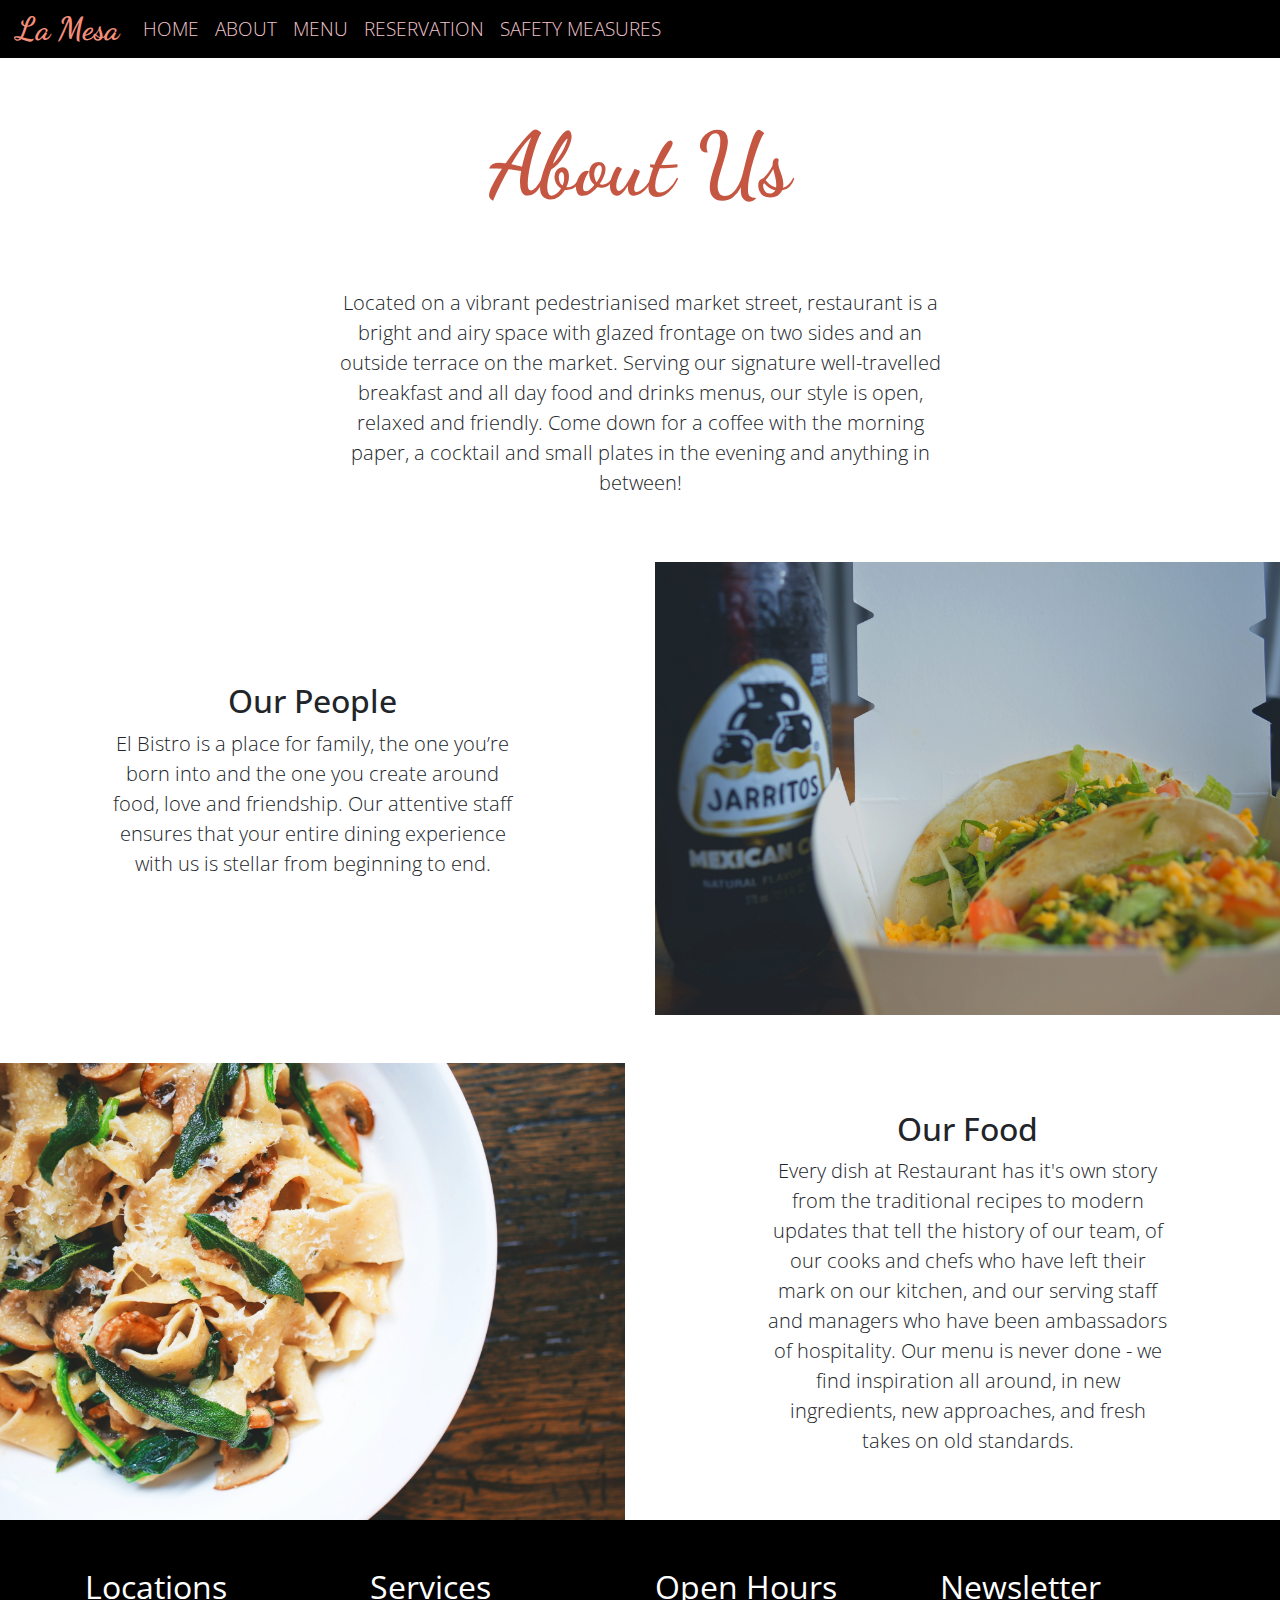
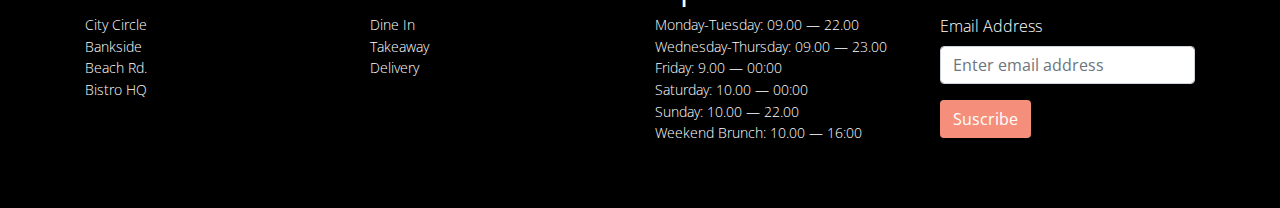
<file: about.html>
<!DOCTYPE html>
<html lang="en">
  <head>
    <!-- Required meta tags -->
    <meta charset="utf-8" />
    <meta
      name="viewport"
      content="width=device-width, initial-scale=1, shrink-to-fit=no"
    />

    <!-- Google Font -->
    <link
      href="https://fonts.googleapis.com/css2?family=Dancing+Script:wght@400;500;700&display=swap"
      rel="stylesheet"
    />
    <link
      href="https://fonts.googleapis.com/css2?family=Open+Sans:wght@300;400;700&display=swap"
      rel="stylesheet"
    />
    <!-- Bootstrap CSS -->
    <link
      rel="stylesheet"
      href="https://stackpath.bootstrapcdn.com/bootstrap/4.5.2/css/bootstrap.min.css"
      integrity="sha384-JcKb8q3iqJ61gNV9KGb8thSsNjpSL0n8PARn9HuZOnIxN0hoP+VmmDGMN5t9UJ0Z"
      crossorigin="anonymous"
    />
    <!-- Custom CSS -->
    <link rel="stylesheet" href="css/style.css" />

    <title>La Mesa</title>
  </head>

  <body>
    <!-- Navbar -->
    <nav
      id="mainNavbar"
      class="navbar navbar-dark navbar-expand-md fixed-top py-0"
    >
      <a href="index.html" class="navbar-brand">La Mesa</a>
      <button
        class="navbar-toggler"
        data-toggle="collapse"
        data-target="#navLinks"
        aria-controls="navLinks"
        aria-expanded="false"
        aria-label="Toggle navigation"
      >
        <span class="navbar-toggler-icon"></span>
      </button>
      <div id="navLinks" class="collapse navbar-collapse">
        <ul class="navbar-nav mr-auto">
          <li class="nav-item">
            <a href="index.html" class="nav-link">HOME</a>
          </li>
          <li class="nav-item">
            <a href="about.html" class="nav-link">ABOUT</a>
          </li>
          <li class="nav-item">
            <a href="menu.php" class="nav-link">MENU</a>
          </li>
          <li class="nav-item">
            <a href="reservation.php" class="nav-link">RESERVATION</a>
          </li>
          <li class="nav-item">
            <a href="covid19.html" class="nav-link">SAFETY MEASURES</a>
          </li>
        </ul>
      </div>
    </nav>
    <!-- Header -->
    <section class="fluid-container px-0">
      <div
        id="sub-header"
        class="row justify-content-center align-items-center"
      >
        <div class="col-12 text-center">
          <h1 class="display-3">About Us</h1>
        </div>
      </div>
    </section>
    <!-- About -->
    <section id="about">
      <div class="row justify-content-center align-items-center">
        <div class="col-10 col-md-6 my-5 text-center">
          <p class="lead">
            Located on a vibrant pedestrianised market street, restaurant is a
            bright and airy space with glazed frontage on two sides and an
            outside terrace on the market. Serving our signature well-travelled
            breakfast and all day food and drinks menus, our style is open,
            relaxed and friendly. Come down for a coffee with the morning paper,
            a cocktail and small plates in the evening and anything in between!
          </p>
        </div>
      </div>
      <div class="row align-items-center mb-5">
        <div class="col-md-6 text-center">
          <div class="row justify-content-center">
            <div class="col-10 col-lg-8 mb-5 mb-md-0">
              <h2>Our People</h2>
              <p class="lead">
                El Bistro is a place for family, the one you’re born into and
                the one you create around food, love and friendship. Our
                attentive staff ensures that your entire dining experience with
                us is stellar from beginning to end.
              </p>
            </div>
          </div>
        </div>
        <div class="col-md-6">
          <img src="images/about1.jpg" alt="" class="img-fluid" />
        </div>
      </div>
      <div class="row justify-content-center align-items-center">
        <div class="col-md-6 order-2 order-md-1">
          <img src="images/about2.jpg" alt="" class="img-fluid" />
        </div>
        <div class="col-md-6 text-center order-1 order-md-2 my-5 my-md-0">
          <div class="row justify-content-center">
            <div class="col-10 col-lg-8 mb-5 mb-md-0">
              <h2>Our Food</h2>
              <p class="lead">
                Every dish at Restaurant has it's own story from the traditional
                recipes to modern updates that tell the history of our team, of
                our cooks and chefs who have left their mark on our kitchen, and
                our serving staff and managers who have been ambassadors of
                hospitality. Our menu is never done - we find inspiration all
                around, in new ingredients, new approaches, and fresh takes on
                old standards.
              </p>
            </div>
          </div>
        </div>
      </div>
    </section>
    <!-- Footer -->
    <section id="footer">
      <div class="container">
        <div class="row py-5 pl-5 pl-md-0">
          <div class="col-10 col-md-3 mb-4 mb-md-0">
            <h3>Locations</h3>
            <ul class="list-unstyled">
              <li>City Circle</li>
              <li>Bankside</li>
              <li>Beach Rd.</li>
              <li>Bistro HQ</li>
            </ul>
          </div>
          <div class="col-10 col-md-3 mb-4 mb-md-0">
            <h3>Services</h3>
            <ul class="list-unstyled">
              <li>Dine In</li>
              <li>Takeaway</li>
              <li>Delivery</li>
            </ul>
          </div>
          <div class="col-10 col-md-3 mb-4 mb-md-0">
            <h3>Open Hours</h3>
            <ul class="list-unstyled">
              <li>Monday-Tuesday: 09.00 — 22.00</li>
              <li>Wednesday-Thursday: 09.00 — 23.00</li>
              <li>Friday: 9.00 — 00:00</li>
              <li>Saturday: 10.00 — 00:00</li>
              <li>Sunday: 10.00 — 22.00</li>
              <li>Weekend Brunch: 10.00 — 16:00</li>
            </ul>
          </div>
          <div class="col-10 col-md-3 mb-4 mb-md-0">
            <h3>Newsletter</h3>
            <!-- action (sending data) remaining-->
            <form action="">
              <div class="form-group">
                <label for="suscribersEmail">Email Address</label>
                <input
                  type="email"
                  class="form-control"
                  id="suscriberEmail"
                  placeholder="Enter email address"
                />
                <button type="submit" class="btn mt-3">Suscribe</button>
              </div>
            </form>
          </div>
        </div>
      </div>
    </section>
    <!-- Optional JavaScript -->
    <!-- jQuery first, then Popper.js, then Bootstrap JS -->
    <script
      src="https://code.jquery.com/jquery-3.5.1.slim.min.js"
      integrity="sha384-DfXdz2htPH0lsSSs5nCTpuj/zy4C+OGpamoFVy38MVBnE+IbbVYUew+OrCXaRkfj"
      crossorigin="anonymous"
    ></script>
    <script
      src="https://cdn.jsdelivr.net/npm/popper.js@1.16.1/dist/umd/popper.min.js"
      integrity="sha384-9/reFTGAW83EW2RDu2S0VKaIzap3H66lZH81PoYlFhbGU+6BZp6G7niu735Sk7lN"
      crossorigin="anonymous"
    ></script>
    <script
      src="https://stackpath.bootstrapcdn.com/bootstrap/4.5.2/js/bootstrap.min.js"
      integrity="sha384-B4gt1jrGC7Jh4AgTPSdUtOBvfO8shuf57BaghqFfPlYxofvL8/KUEfYiJOMMV+rV"
      crossorigin="anonymous"
    ></script>
  </body>
</html>
</file>
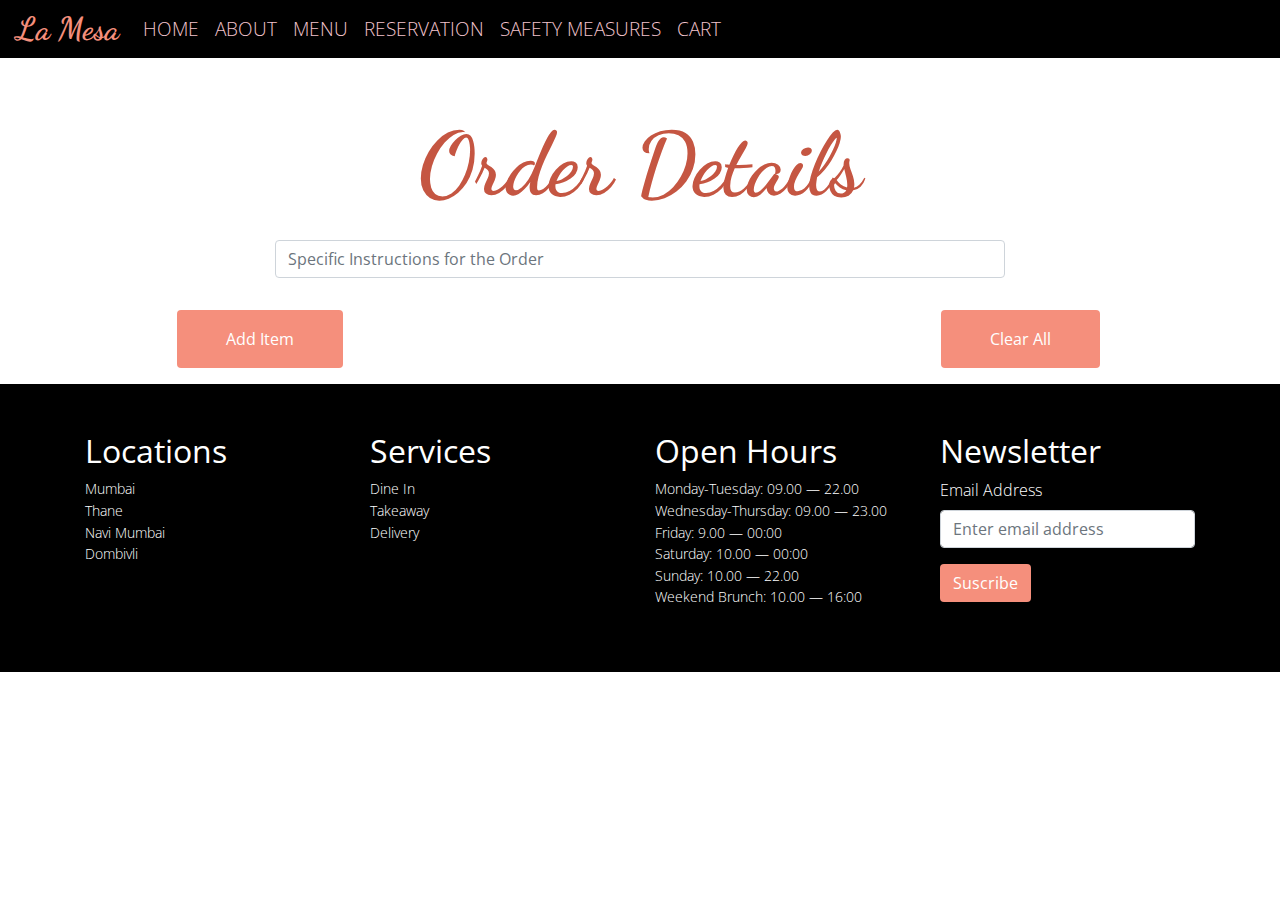
<file: cart.html>
<!doctype html>
<html lang="en">
    <head>
        <!-- Required meta tags -->
        <meta charset="utf-8">
        <meta name="viewport" content="width=device-width, initial-scale=1, shrink-to-fit=no">

        <!-- Google Font -->
        <link href="https://fonts.googleapis.com/css2?family=Dancing+Script:wght@400;500;700&display=swap" rel="stylesheet">
        <link href="https://fonts.googleapis.com/css2?family=Open+Sans:wght@300;400;700&display=swap" rel="stylesheet">
        <!-- Bootstrap CSS -->
        <link rel="stylesheet" href="https://stackpath.bootstrapcdn.com/bootstrap/4.5.2/css/bootstrap.min.css" integrity="sha384-JcKb8q3iqJ61gNV9KGb8thSsNjpSL0n8PARn9HuZOnIxN0hoP+VmmDGMN5t9UJ0Z" crossorigin="anonymous">
        <!-- Custom CSS -->
        <link rel="stylesheet" href="css/style.css">

        <title>La Mesa</title>
    </head>

    <body>
        <!-- Navbar -->
        <nav id="mainNavbar" class="navbar navbar-dark navbar-expand-md fixed-top py-0">
            <a href="index.html" class="navbar-brand">La Mesa</a>
            <button class="navbar-toggler" data-toggle="collapse" data-target="#navLinks" aria-controls="navLinks" aria-expanded="false" aria-label="Toggle navigation">
                <span class="navbar-toggler-icon"></span>
            </button>
            <div id="navLinks" class="collapse navbar-collapse">
                <ul class="navbar-nav mr-auto">
                    <li class="nav-item">
                        <a href="index.html" class="nav-link">HOME</a>
                    </li>
                    <li class="nav-item">
                        <a href="about.html" class="nav-link">ABOUT</a>
                    </li>
                    <li class="nav-item">
                        <a href="menu.php" class="nav-link">MENU</a>
                    </li>
                    <li class="nav-item">
                        <a href="reservation.php" class="nav-link">RESERVATION</a>
                    </li>
                    <li class="nav-item">
                        <a href="covid19.html" class="nav-link">SAFETY MEASURES</a>
                    </li>
                    <li class="nav-item">
                        <a href="cart.html" class="nav-link"> CART <span></span> </a>
                      </li>
                </ul>
            </div>
        </nav>
        <!-- Header -->
        <section class="fluid-container px-0">
            <div id="sub-header" class="row justify-content-center align-items-center">
                <div class="col-12 text-center">
                    <h1 class="display-3">Order Details</h1>
                </div>
            </div>
        </section>
        <!-- Cart Page -->
        <section class="cart container">
            <div class="row">
                <div class="col-12">
                    <div class="test">
                    
                    </div>
                </div>
            </div>
            <div class="row">
                <div class="col-2"></div>
                <div class="col-8">
                    <div class="form-group">
                        <input type="text" class="form-control" placeholder="Specific Instructions for the Order">
                    </div>  
                </div>
                <div class="col-2"></div>
            </div>
            <div class="row py-3">
                <div class="col-4 text-center">
                    <button class="btn py-3 px-5"><a href="menu.php">Add Item</a></button>
                </div>
                <div class="col-4 text-center">
                    <button class="btn py-3 px-5" id = "TotalCost" style="display: none;" data-toggle="modal"
                    data-target="#myModal"></button>
                </div>
                <div class="col-4 text-center">
                    <button class="btn py-3 px-5" onclick="clearAll()">Clear All</button>
                </div>
            </div>
        </div>
        </section>
        <!-- Footer -->
        <section id="footer">
            <div class="container">
                <div class="row py-5 pl-5 pl-md-0">
                    <div class="col-10 col-md-3 mb-4 mb-md-0">
                        <h3>Locations</h3>
                        <ul class="list-unstyled">
                            <li>Mumbai</li>
                            <li>Thane</li>
                            <li>Navi Mumbai</li>
                            <li>Dombivli</li>
                        </ul>
                    </div>
                    <div class="col-10 col-md-3 mb-4 mb-md-0">
                        <h3>Services</h3>
                        <ul class="list-unstyled">
                            <li>Dine In</li>
                            <li>Takeaway</li>
                            <li>Delivery</li>
                        </ul>
                    </div>
                    <div class="col-10 col-md-3 mb-4 mb-md-0">
                        <h3>Open Hours</h3>
                        <ul class="list-unstyled">
                            <li>Monday-Tuesday: 09.00 — 22.00</li>
                            <li>Wednesday-Thursday: 09.00 — 23.00</li>
                            <li>Friday: 9.00 — 00:00</li>
                            <li>Saturday: 10.00 — 00:00</li>
                            <li>Sunday: 10.00 — 22.00</li>
                            <li>Weekend Brunch: 10.00 — 16:00</li>
                        </ul>
                    </div>
                    <div class="col-10 col-md-3 mb-4 mb-md-0">
                        <h3>Newsletter</h3>
                        <!-- action (sending data) remaining-->
                        <form action="">
                            <div class="form-group">
                                <label for="suscribersEmail">Email Address</label>
                                <input type="email" class="form-control" id="suscriberEmail" placeholder="Enter email address">
                                <button type="submit" class="btn mt-3">Suscribe</button>
                            </div>
                        </form>
                    </div>                   
                </div>
            </div>
            
            <!-- The Modal -->
      <div class="modal" id="myModal">
        <div class="modal-dialog modal-dialog-scrollable">
          <div class="modal-content">
            <!-- Modal Header -->
            <div class="modal-header">
              <h1 class="modal-title" style=" color: #c55642;font-family: Dancing Script, cursive;">Your Order</h1>
              <button type="button" class="close" data-dismiss="modal">
                ×
              </button>
            </div>

            <!-- Modal body -->
            <div class="modal-body"></div>

            <!-- Modal footer -->
            <div class="modal-footer">
              <label for="paymentType">Pay By:</label>
              <select class="payType" name="paylist">
                <option value="Cash on Delivery">Cash on Delivery</option>
                <option value="Credit/Debit Card">Credit/Debit Card</option>
                <option value="UPI">UPI</option>
              </select>
              <label for="orderType">Order Type:</label>
              <select class="orderType" name="orderlist">
                <option value="Delivery">Delivery</option>
                <option value="Takeaway">Takeaway</option>
                <option value="Dine in">Dine in</option>
              </select>
              <button type="button" id="checkout" class="btn btn-danger">
                Checkout
              </button>
            </div>
          </div>
        </div>
      </div>

        </section>
        <!-- Optional JavaScript -->
        <!-- jQuery first, then Popper.js, then Bootstrap JS -->
        <script
        src="https://code.jquery.com/jquery-3.5.1.js"
        integrity="sha256-QWo7LDvxbWT2tbbQ97B53yJnYU3WhH/C8ycbRAkjPDc="
        crossorigin="anonymous"
        ></script>
        <script src="https://cdn.jsdelivr.net/npm/popper.js@1.16.1/dist/umd/popper.min.js" integrity="sha384-9/reFTGAW83EW2RDu2S0VKaIzap3H66lZH81PoYlFhbGU+6BZp6G7niu735Sk7lN" crossorigin="anonymous"></script>
        <script src="https://stackpath.bootstrapcdn.com/bootstrap/4.5.2/js/bootstrap.min.js" integrity="sha384-B4gt1jrGC7Jh4AgTPSdUtOBvfO8shuf57BaghqFfPlYxofvL8/KUEfYiJOMMV+rV" crossorigin="anonymous"></script>
        <script src="cart.js"></script>
        <script>

var modalCost1;
var modalCart = [];
var itemCart = [];
var itemNo = [];
var modalTotal;
var selectedOrderType;
var selectedPayType;
var modalSum;

function modalReload() {
  console.log("from modalreload function");
  $(".modal-body").empty();
  $(".modal-body").html(
    '<div class="row py-3 text-center">\
        <div class="col-4">\
            <h3>Item</h3>\
        </div>\
        <div class="col-4">\
             <h3>Quantity</h3>\
        </div>\
        <div class="col-4">\
            <h3>Cost</h3>\
        </div>\
    </div>'
  );

  for (var i = 0; i < localStorage.length; i++) {
    itemCart.push(localStorage.key(i));
    itemNo.push(localStorage.getItem(localStorage.key(i)));
    //console.log(itemCart);
    $(".modal-body").append(
      '<div class="row py-3 text-center">\
              <div class="col-4">\
                 <p>' +
        localStorage.key(i) +
        '</p>\
              </div>\
            <div class="col-4">\
                <input type="hidden" name="itemName" value="' +
        localStorage.key(i) +
        '">\
                <input type="text"  class="btn" id="count' +
        i +
        '" size="1" value="' +
        localStorage.getItem(localStorage.key(i)) +
        '" disabled>\
            </div>\
            <div class="col-4">\
              <p id="cost' +
        i +
        '" ></p>\
            </div>\
            </div>'
    );
    $.ajaxSetup({ async: false });
    $.post(
      "test2.php",
      {
        itemName: localStorage.key(i),
      },
      function (data) {
        cost = Number(data);
        modalCost1 = i;

        finalcost = localStorage.getItem(localStorage.key(modalCost1)) * cost;

        document.getElementById("cost" + modalCost1).innerHTML = finalcost;
        modalCart.push(finalcost);
        console.log(modalCart);
        modalSum = 0;
        for (var x = 0; x < modalCart.length; x++) {
          modalSum = modalSum + modalCart[x];
        }
        modalTotal = "Rs. " + modalSum;
      }
    );
  }
  $(".modal-body").append(
    '<hr class="solid">\
        <div class="row py-3 text-center">\
          <div class="col-4">\
            <p>Total</p>\
          </div>\
          <div class="col-4">\
            <p></p>\
          </div>\
          <div class="col-4">\
             <p>' +
      modalTotal +
      "</p>\
          </div>\
        </div>"
  );
}

$("#TotalCost").click(function () {
  console.log("btn clicked");
  modalReload();
});
//console.log(itemCart);
selectedOrderType = $("select.orderType").val();
selectedPayType = $("select.payType").val();

$("select.orderType").change(function () {
  selectedOrderType = $(this).children("option:selected").val();
});

$("select.payType").change(function () {
  selectedPayType = $(this).children("option:selected").val();
});

$("#checkout").click(function () {
  $.post(
    "checkout.php",
    {
      itemCart: itemCart,
      itemNo: itemNo,
      selectedOrderType: selectedOrderType,
      selectedPayType: selectedPayType,
      finalTotal: modalSum,
    },
    function (data) {
      console.log(data);
      clearAll();
      $("#myModal").modal('hide');
      alert("Your Order has been placed");
      window.location.replace("index.html");
    }
  );
});
        </script>
    </body>
</html>
</file>
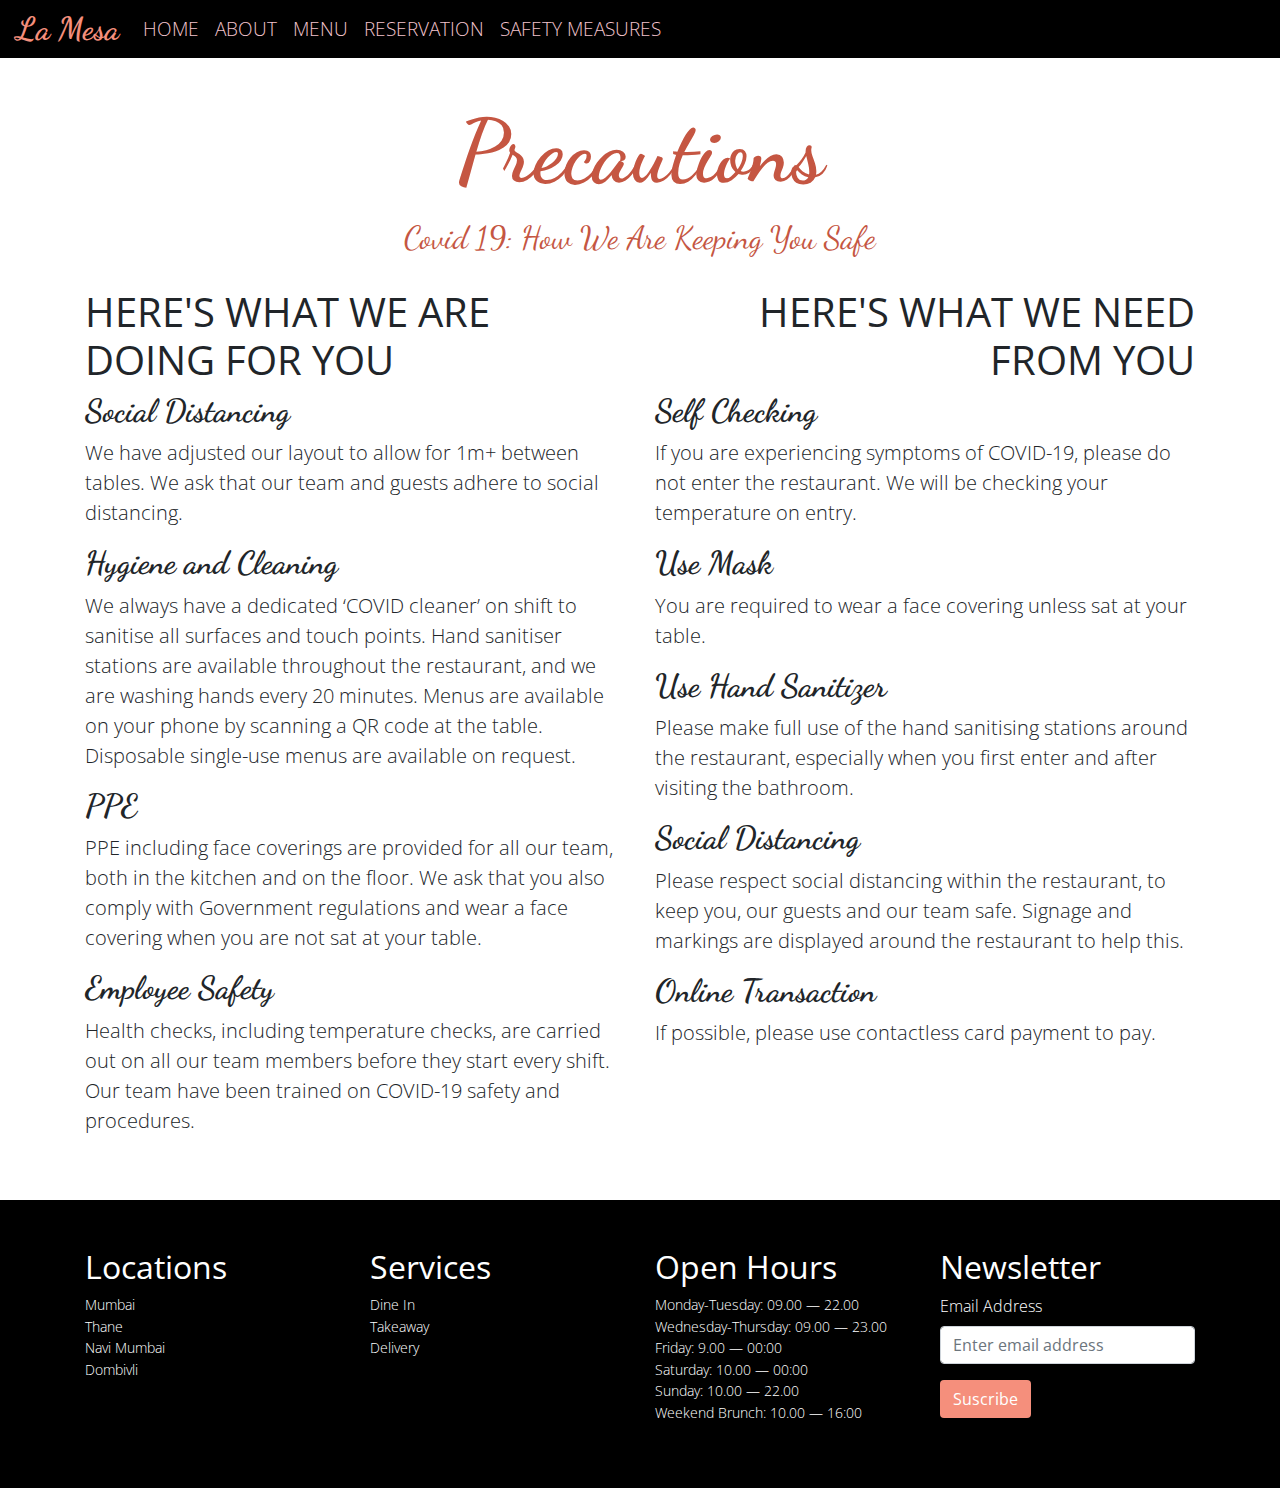
<file: covid19.html>
<!DOCTYPE html>
<html lang="en">
  <head>
    <!-- Required meta tags -->
    <meta charset="utf-8" />
    <meta
      name="viewport"
      content="width=device-width, initial-scale=1, shrink-to-fit=no"
    />

    <!-- Google Font -->
    <link
      href="https://fonts.googleapis.com/css2?family=Dancing+Script:wght@400;500;700&display=swap"
      rel="stylesheet"
    />
    <link
      href="https://fonts.googleapis.com/css2?family=Open+Sans:wght@300;400;700&display=swap"
      rel="stylesheet"
    />
    <!-- Bootstrap CSS -->
    <link
      rel="stylesheet"
      href="https://stackpath.bootstrapcdn.com/bootstrap/4.5.2/css/bootstrap.min.css"
      integrity="sha384-JcKb8q3iqJ61gNV9KGb8thSsNjpSL0n8PARn9HuZOnIxN0hoP+VmmDGMN5t9UJ0Z"
      crossorigin="anonymous"
    />
    <!-- Custom CSS -->
    <link rel="stylesheet" href="css/style.css" />

    <title>La Mesa</title>
  </head>

  <body>
    <!-- Navbar -->
    <nav
      id="mainNavbar"
      class="navbar navbar-dark navbar-expand-md fixed-top py-0"
    >
      <a href="index.html" class="navbar-brand">La Mesa</a>
      <button
        class="navbar-toggler"
        data-toggle="collapse"
        data-target="#navLinks"
        aria-controls="navLinks"
        aria-expanded="false"
        aria-label="Toggle navigation"
      >
        <span class="navbar-toggler-icon"></span>
      </button>
      <div id="navLinks" class="collapse navbar-collapse">
        <ul class="navbar-nav mr-auto">
          <li class="nav-item">
            <a href="index.html" class="nav-link">HOME</a>
          </li>
          <li class="nav-item">
            <a href="about.html" class="nav-link">ABOUT</a>
          </li>
          <li class="nav-item">
            <a href="menu.php" class="nav-link">MENU</a>
          </li>
          <li class="nav-item">
            <a href="reservation.php" class="nav-link">RESERVATION</a>
          </li>
          <li class="nav-item">
            <a href="covid19.html" class="nav-link">SAFETY MEASURES</a>
          </li>
        </ul>
      </div>
    </nav>
    <!-- Header -->
    <section class="fluid-container px-0">
      <div
        id="sub-header"
        class="row justify-content-center align-items-center"
      >
        <div class="col-12 text-center">
          <h1 class="display-3">Precautions</h1>
          <p class="lead">Covid 19: How We Are Keeping You Safe</p>
        </div>
      </div>
    </section>
    <!--Covid 19 Safety Measures-->
    <section class="safety-measures container py-5">
      <div class="row p-5 p-md-0">
        <div class="col-12 col-md-6 text-left">
          <h4>HERE'S WHAT WE ARE DOING FOR YOU</h4>

          <h3>Social Distancing</h3>
          <p class="lead">
            We have adjusted our layout to allow for 1m+ between tables. We ask
            that our team and guests adhere to social distancing.
          </p>

          <h3>Hygiene and Cleaning</h3>
          <p class="lead">
            We always have a dedicated ‘COVID cleaner’ on shift to sanitise all
            surfaces and touch points. Hand sanitiser stations are available
            throughout the restaurant, and we are washing hands every 20
            minutes. Menus are available on your phone by scanning a QR code at
            the table. Disposable single-use menus are available on request.
          </p>

          <h3>PPE</h3>
          <p class="lead">
            PPE including face coverings are provided for all our team, both in
            the kitchen and on the floor. We ask that you also comply with
            Government regulations and wear a face covering when you are not sat
            at your table.
          </p>

          <h3>Employee Safety</h3>
          <p class="lead">
            Health checks, including temperature checks, are carried out on all
            our team members before they start every shift. Our team have been
            trained on COVID-19 safety and procedures.
          </p>
        </div>
        <div class="col-12 col-md-6 text-left">
          <h4 class="text-right">HERE'S WHAT WE NEED FROM YOU</h4>

          <h3>Self Checking</h3>
          <p class="lead">
            If you are experiencing symptoms of COVID-19, please do not enter
            the restaurant. We will be checking your temperature on entry.
          </p>

          <h3>Use Mask</h3>
          <p class="lead">
            You are required to wear a face covering unless sat at your table.
          </p>

          <h3>Use Hand Sanitizer</h3>
          <p class="lead">
            Please make full use of the hand sanitising stations around the
            restaurant, especially when you first enter and after visiting the
            bathroom.
          </p>

          <h3>Social Distancing</h3>
          <p class="lead">
            Please respect social distancing within the restaurant, to keep you,
            our guests and our team safe. Signage and markings are displayed
            around the restaurant to help this.
          </p>

          <h3>Online Transaction</h3>
          <p class="lead">
            If possible, please use contactless card payment to pay.
          </p>
        </div>
      </div>
    </section>
    <!-- Footer -->
    <section id="footer">
      <div class="container">
        <div class="row py-5 pl-5 pl-md-0">
          <div class="col-10 col-md-3 mb-4 mb-md-0">
            <h3>Locations</h3>
            <ul class="list-unstyled">
              <li>Mumbai</li>
              <li>Thane</li>
              <li>Navi Mumbai</li>
              <li>Dombivli</li>
            </ul>
          </div>
          <div class="col-10 col-md-3 mb-4 mb-md-0">
            <h3>Services</h3>
            <ul class="list-unstyled">
              <li>Dine In</li>
              <li>Takeaway</li>
              <li>Delivery</li>
            </ul>
          </div>
          <div class="col-10 col-md-3 mb-4 mb-md-0">
            <h3>Open Hours</h3>
            <ul class="list-unstyled">
              <li>Monday-Tuesday: 09.00 — 22.00</li>
              <li>Wednesday-Thursday: 09.00 — 23.00</li>
              <li>Friday: 9.00 — 00:00</li>
              <li>Saturday: 10.00 — 00:00</li>
              <li>Sunday: 10.00 — 22.00</li>
              <li>Weekend Brunch: 10.00 — 16:00</li>
            </ul>
          </div>
          <div class="col-10 col-md-3 mb-4 mb-md-0">
            <h3>Newsletter</h3>
            <!-- action (sending data) remaining-->
            <form action="">
              <div class="form-group">
                <label for="suscribersEmail">Email Address</label>
                <input
                  type="email"
                  class="form-control"
                  id="suscriberEmail"
                  placeholder="Enter email address"
                />
                <button type="submit" class="btn mt-3">Suscribe</button>
              </div>
            </form>
          </div>
        </div>
      </div>
    </section>
    <!-- Optional JavaScript -->
    <!-- jQuery first, then Popper.js, then Bootstrap JS -->
    <script
      src="https://code.jquery.com/jquery-3.5.1.slim.min.js"
      integrity="sha384-DfXdz2htPH0lsSSs5nCTpuj/zy4C+OGpamoFVy38MVBnE+IbbVYUew+OrCXaRkfj"
      crossorigin="anonymous"
    ></script>
    <script
      src="https://cdn.jsdelivr.net/npm/popper.js@1.16.1/dist/umd/popper.min.js"
      integrity="sha384-9/reFTGAW83EW2RDu2S0VKaIzap3H66lZH81PoYlFhbGU+6BZp6G7niu735Sk7lN"
      crossorigin="anonymous"
    ></script>
    <script
      src="https://stackpath.bootstrapcdn.com/bootstrap/4.5.2/js/bootstrap.min.js"
      integrity="sha384-B4gt1jrGC7Jh4AgTPSdUtOBvfO8shuf57BaghqFfPlYxofvL8/KUEfYiJOMMV+rV"
      crossorigin="anonymous"
    ></script>
  </body>
</html>
</file>
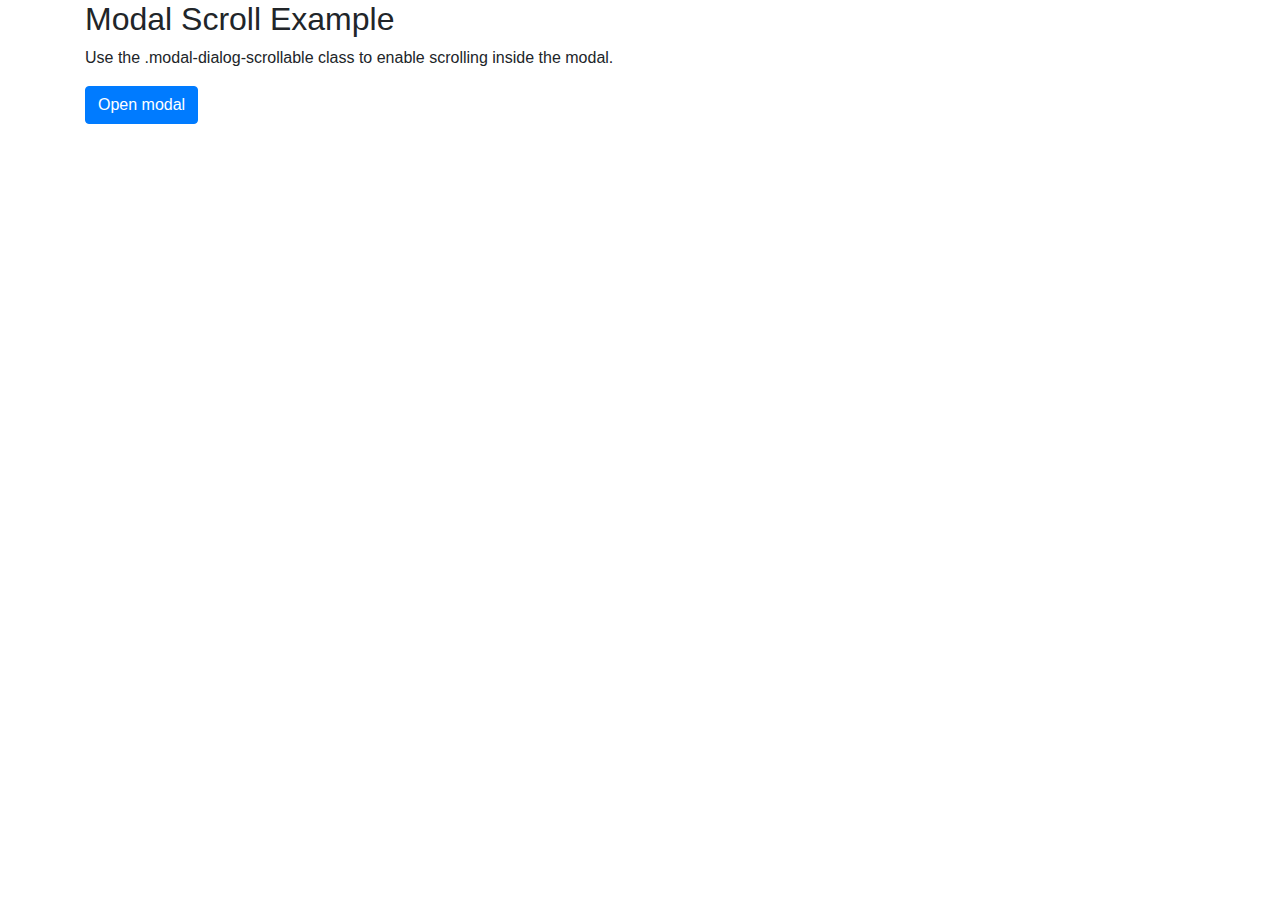
<file: test.html>
<!DOCTYPE html>
<html lang="en">
  <head>
    <title>Bootstrap Example</title>
    <meta charset="utf-8" />
    <meta name="viewport" content="width=device-width, initial-scale=1" />
    <link
      rel="stylesheet"
      href="https://maxcdn.bootstrapcdn.com/bootstrap/4.5.2/css/bootstrap.min.css"
    />
    <script src="https://ajax.googleapis.com/ajax/libs/jquery/3.5.1/jquery.min.js"></script>
    <script src="https://cdnjs.cloudflare.com/ajax/libs/popper.js/1.16.0/umd/popper.min.js"></script>
    <script src="https://maxcdn.bootstrapcdn.com/bootstrap/4.5.2/js/bootstrap.min.js"></script>
  </head>
  <body>
    <div class="container">
      <h2>Modal Scroll Example</h2>
      <p>
        Use the .modal-dialog-scrollable class to enable scrolling inside the
        modal.
      </p>
      <!-- Button to Open the Modal -->
      <button
        type="button"
        class="btn btn-primary"
        data-toggle="modal"
        data-target="#myModal"
      >
        Open modal
      </button>

      <!-- The Modal -->
      <div class="modal" id="myModal">
        <div class="modal-dialog modal-dialog-scrollable">
          <div class="modal-content">
            <!-- Modal Header -->
            <div class="modal-header">
              <h1 class="modal-title">Your Order</h1>
              <button type="button" class="close" data-dismiss="modal">
                ×
              </button>
            </div>

            <!-- Modal body -->
            <div class="modal-body"></div>

            <!-- Modal footer -->
            <div class="modal-footer">
              <label for="paymentType">Pay By:</label>
              <select class="payType" name="paylist">
                <option value="Cash on Delivery">Cash on Delivery</option>
                <option value="Credit/Debit Card">Credit/Debit Card</option>
                <option value="UPI">UPI</option>
              </select>
              <label for="orderType">Order Type:</label>
              <select class="orderType" name="orderlist">
                <option value="Delivery">Delivery</option>
                <option value="Takeaway">Takeaway</option>
                <option value="Dine in">Dine in</option>
              </select>
              <button type="button" id="checkout" class="btn btn-danger">
                Checkout
              </button>
            </div>
          </div>
        </div>
      </div>
    </div>
  </body>
  <script>
    var modalCost1;
    var modalCart = [];
    var itemCart = [];
    var itemNo = [];
    var modalTotal;
    var selectedOrderType;
    var selectedPayType;
    var modalSum;

    function modalReload() {
      $(".modal-body").empty();
      $(".modal-body").html(
        '<div class="row py-3 text-center">\
<div class="col-4">\
  <h3>Item</h3>\
</div>\
<div class="col-4">\
  <h3>Quantity</h3>\
</div>\
<div class="col-4">\
  <h3>Cost</h3>\
</div>\
</div>'
      );

      for (var i = 0; i < localStorage.length; i++) {
        itemCart.push(localStorage.key(i));
        itemNo.push(localStorage.getItem(localStorage.key(i)));
        //console.log(itemCart);
        $(".modal-body").append(
          '<div class="row py-3 text-center">\
              <div class="col-4">\
                 <p>' +
            localStorage.key(i) +
            '</p>\
              </div>\
            <div class="col-4">\
                <input type="hidden" name="itemName" value="' +
            localStorage.key(i) +
            '">\
                <input type="text"  class="btn" id="count' +
            i +
            '" size="1" value="' +
            localStorage.getItem(localStorage.key(i)) +
            '" disabled>\
            </div>\
            <div class="col-4">\
              <p id="cost' +
            i +
            '" ></p>\
            </div>\
            </div>'
        );
        $.ajaxSetup({ async: false });
        $.post(
          "test2.php",
          {
            itemName: localStorage.key(i),
          },
          function (data) {
            cost = Number(data);
            modalCost1 = i;

            finalcost =
              localStorage.getItem(localStorage.key(modalCost1)) * cost;

            document.getElementById("cost" + modalCost1).innerHTML = finalcost;
            modalCart.push(finalcost);
            console.log(modalCart);
            modalSum = 0;
            for (var x = 0; x < modalCart.length; x++) {
              modalSum = modalSum + modalCart[x];
            }
            modalTotal = "Rs. " + modalSum;
          }
        );
      }
      $(".modal-body").append(
        '<hr class="solid">\
        <div class="row py-3 text-center">\
          <div class="col-4">\
            <p>Total</p>\
          </div>\
          <div class="col-4">\
            <p></p>\
          </div>\
          <div class="col-4">\
             <p>' +
          modalTotal +
          "</p>\
          </div>\
        </div>"
      );
    }

    modalReload();
    //console.log(itemCart);
    selectedOrderType = $("select.orderType").val();
    selectedPayType = $("select.payType").val();

    $("select.orderType").change(function () {
      selectedOrderType = $(this).children("option:selected").val();
    });

    $("select.payType").change(function () {
      selectedPayType = $(this).children("option:selected").val();
    });

    $("#checkout").click(function () {
      $.post(
        "checkout.php",
        {
          itemCart: itemCart,
          itemNo: itemNo,
          selectedOrderType: selectedOrderType,
          selectedPayType: selectedPayType,
          finalTotal: modalSum,
        },
        function (data) {
          console.log(data);
          window.location.replace("menu.php");
        }
      );
    });
  </script>
</html>
</file>
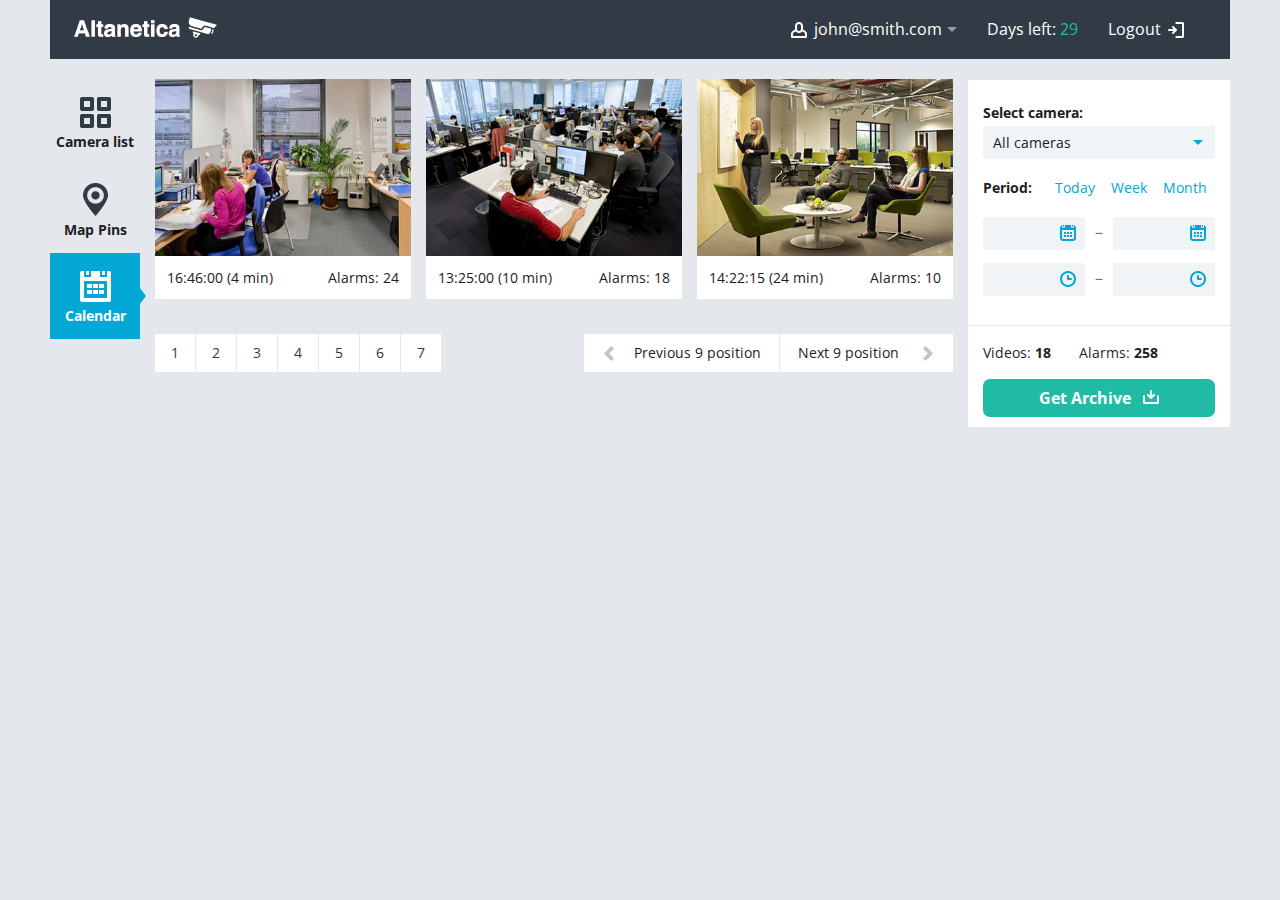
<file: timepicker-1.3.4/test/visuals/i43/calendar.html>
<!DOCTYPE html>
<html class="no-js">
    <head>
        <!--<base href="http://kudesnik.name/portfolio/altanetica/calendar.html">-->

        <meta charset="utf-8">
        <meta http-equiv="X-UA-Compatible" content="IE=edge,chrome=1">
        <title></title>
        <meta name="description" content="">
        <meta name="viewport" content="width=device-width">

        <link href='//fonts.googleapis.com/css?family=Open+Sans:400,700,400italic&subset=latin,cyrillic-ext' rel='stylesheet' type='text/css'>
        <link rel="stylesheet" href="css/normalize.min.css">
        <link rel="stylesheet" href="css/main.css">


        <script src="js/vendor/modernizr-2.6.2-respond-1.1.0.min.js"></script>
        <!--[if lt IE 9]>
            <link rel="stylesheet" href="css/ie.css">
        <![endif]-->
    </head>
    <body>

        <div class="wrapper">

            <header class="header">
                <div class="logo"><a href=""><img src="img/logo.png" alt="" class="logo__img"></a></div>
                <!-- <div class="logo"><span><img src="img/logo.png" alt="" class="logo__img"></span></div> -->

                <nav class="header__menu">
                    <ul class="top-menu clearfix">
                        <li class="top-menu__item"><a href="" class="link link_type-wrapper link_top-menu"><img src="img/ico-user.png" alt="" class="ico"><span class="link__inner-span">john@smith.com</span></a>
                        <ul class="top-menu__sub">
                            <li class="top-menu__sub-item">
                                <a href="" class="top-menu__sub-item-link">Title title</a>
                            </li>
                            <li class="top-menu__sub-item">
                                <a href="" class="top-menu__sub-item-link">Title title</a>
                            </li>
                            <li class="top-menu__sub-item">
                                <a href="" class="top-menu__sub-item-link">Title title</a>
                            </li>
                        </ul>

                        </li>
                        <li class="top-menu__item"><a href="" class="link link_type-wrapper link_top-menu">Days left: <b class="days">29</b></a></li>
                        <li class="top-menu__item"><a href="" class="link link_type-wrapper link_top-menu"><span class="link__inner-span">Logout</span><img src="img/ico-logout.png" alt="" class="ico ico_right"></a></li>
                    </ul>
                </nav>
            </header>

            <aside class="left-sidebar">
                <nav class="left-menu">
                    <a href="" class="left-menu__link">
                        <i class="left-menu__ico left-menu__ico_camera-list"></i>
                        <span class="link__inner-span">Camera list</span>
                    </a>
                    <a href="" class="left-menu__link">
                        <i class="left-menu__ico left-menu__ico_map-pins"></i>
                        <span class="link__inner-span">Map Pins</span>
                    </a>
                    <a href="" class="left-menu__link left-menu__link_current">
                        <i class="left-menu__ico left-menu__ico_calendar"></i>
                        <span class="link__inner-span">Calendar</span>
                    </a>
                </nav>
            </aside><!-- /.left-sidebar-->

            <div class="content">
                <div class="middle">

                    <div class="container">
                        <div class="container__inner">
                            <div class="calendar-list">
                                <div class="calendar-list__item">
                                    <div class="calendar-list__img">
                                        <a href="" class="calendar-list__link"><img src="uploads/calendar-1.jpg" alt=""></a>
                                        <a href="" class="btn btn_calendar-list"><span class="link__inner-span">Download</span><i class="link__ico"></i></a>
                                    </div>
                                    <div class="calendar-list__info">
                                        <div class="calendar-list__time">16:46:00 (4 min)</div>
                                        <div class="calendar-list__alarm">Alarms: 24</div>
                                    </div>
                                </div>
                                <div class="calendar-list__item">
                                    <div class="calendar-list__img">
                                        <a href="" class="calendar-list__link"><img src="uploads/calendar-2.jpg" alt=""></a>
                                        <a href="" class="btn btn_calendar-list"><span class="link__inner-span">Download</span><i class="link__ico"></i></a>
                                    </div>
                                    <div class="calendar-list__info">
                                        <div class="calendar-list__time">13:25:00 (10 min)</div>
                                        <div class="calendar-list__alarm">Alarms: 18</div>
                                    </div>
                                </div>
                                <div class="calendar-list__item">
                                    <div class="calendar-list__img">
                                        <a href="" class="calendar-list__link"><img src="uploads/calendar-3.jpg" alt=""></a>
                                        <a href="" class="btn btn_calendar-list"><span class="link__inner-span">Download</span><i class="link__ico"></i></a>
                                    </div>
                                    <div class="calendar-list__info">
                                        <div class="calendar-list__time">14:22:15 (24 min)</div>
                                        <div class="calendar-list__alarm">Alarms: 10</div>
                                    </div>
                                </div>
                                <!--<div class="calendar-list__item">
                                    <div class="calendar-list__img">
                                        <a href="" class="calendar-list__link"><img src="uploads/calendar-2.jpg" alt=""></a>
                                        <a href="" class="btn btn_calendar-list"><span class="link__inner-span">Download</span><i class="link__ico"></i></a>
                                    </div>
                                    <div class="calendar-list__info">
                                        <div class="calendar-list__time">16:46:00 (4 min)</div>
                                        <div class="calendar-list__alarm">Alarms: 24</div>
                                    </div>
                                </div>
                                <div class="calendar-list__item">
                                    <div class="calendar-list__img">
                                        <a href="" class="calendar-list__link"><img src="uploads/calendar-3.jpg" alt=""></a>
                                        <a href="" class="btn btn_calendar-list"><span class="link__inner-span">Download</span><i class="link__ico"></i></a>
                                    </div>
                                    <div class="calendar-list__info">
                                        <div class="calendar-list__time">13:25:00 (10 min)</div>
                                        <div class="calendar-list__alarm">Alarms: 18</div>
                                    </div>
                                </div>
                                <div class="calendar-list__item">
                                    <div class="calendar-list__img">
                                        <a href="" class="calendar-list__link"><img src="uploads/calendar-2.jpg" alt=""></a>
                                        <a href="" class="btn btn_calendar-list"><span class="link__inner-span">Download</span><i class="link__ico"></i></a>
                                    </div>
                                    <div class="calendar-list__info">
                                        <div class="calendar-list__time">14:22:15 (24 min)</div>
                                        <div class="calendar-list__alarm">Alarms: 10</div>
                                    </div>
                                </div>
                                <div class="calendar-list__item">
                                    <div class="calendar-list__img">
                                        <a href="" class="calendar-list__link"><img src="uploads/calendar-1.jpg" alt=""></a>
                                        <a href="" class="btn btn_calendar-list"><span class="link__inner-span">Download</span><i class="link__ico"></i></a>
                                    </div>
                                    <div class="calendar-list__info">
                                        <div class="calendar-list__time">16:46:00 (4 min)</div>
                                        <div class="calendar-list__alarm">Alarms: 24</div>
                                    </div>
                                </div>
                                <div class="calendar-list__item">
                                    <div class="calendar-list__img">
                                        <a href="" class="calendar-list__link"><img src="uploads/calendar-2.jpg" alt=""></a>
                                        <a href="" class="btn btn_calendar-list"><span class="link__inner-span">Download</span><i class="link__ico"></i></a>
                                    </div>
                                    <div class="calendar-list__info">
                                        <div class="calendar-list__time">13:25:00 (10 min)</div>
                                        <div class="calendar-list__alarm">Alarms: 18</div>
                                    </div>
                                </div>
                                <div class="calendar-list__item">
                                    <div class="calendar-list__img">
                                        <a href="" class="calendar-list__link"><img src="uploads/calendar-3.jpg" alt=""></a>
                                        <a href="" class="btn btn_calendar-list"><span class="link__inner-span">Download</span><i class="link__ico"></i></a>
                                    </div>
                                    <div class="calendar-list__info">
                                        <div class="calendar-list__time">14:22:15 (24 min)</div>
                                        <div class="calendar-list__alarm">Alarms: 10</div>
                                    </div>
                                </div>-->
                            </div>

                            <div class="pagination">
                                <div class="pagination__control clearfix">
                                    <a href="" class="link link_pagination link_prev"><i class="link__ico"></i><span class="link__inner-span">Previous 9 position </span></a><a href="" class="link link_pagination link_next"><span class="link__inner-span">Next 9 position </span><i class="link__ico"></i></a>
                                </div>
                                <ul class="clearfix">
                                    <li><a href="">1</a></li>
                                    <li><a href="">2</a></li>
                                    <li><a href="">3</a></li>
                                    <li class="pagination__current"><a href="">4</a></li>
                                    <li><a href="">5</a></li>
                                    <li><a href="">6</a></li>
                                    <li><a href="">7</a></li>
                                </ul>
                            </div>

                        </div><!-- /.container__inner -->
                    </div><!-- /.container-->

                    <aside class="right-sidebar">
                        <!--<div id="datepicker"></div>-->
                        <div class="archive archive_border">
                            <div class="archive__title">Select camera:</div>
                            <form action="">
                                <select name="" id="" class="select">
                                    <option value="">All cameras</option>
                                    <option value="">Сamera №23</option>
                                    <option value="">Сamera office work №21</option>
                                    <option value="">Сamera home №1</option>
                                </select>

                                <div class="period clearfix">
                                    <ul class="radio-list">
                                        <li class="radio-list__item"><span class="radio-list__input-wrap"><input type="radio" name="period" id="" value="1" class="radio-list__input">Today</span></li>
                                         <li class="radio-list__item"><span class="radio-list__input-wrap"><input type="radio" name="period" id="" value="2" class="radio-list__input">Week</span></li>
                                         <li class="radio-list__item"><span class="radio-list__input-wrap"><input type="radio" name="period" id="" value="3" class="radio-list__input">Month</span></li>
                                    </ul>
                                    <div class="archive__title">Period:</div>
                                </div>

                                <div class="archive__row">
                                    <input type="text" class="datepicker"><span class="archive__separator">&ndash;</span><input type="text" class="datepicker">
                                </div>
                                <div class="archive__row">
                                    <input type="text" class="timepicker"><span class="archive__separator">&ndash;</span><input type="text" class="timepicker">
                                </div>
                            </form>
                        </div>
                        <div class="archive">
                            <div class="archive__row">
                                <div class="archive__data">Videos: <b>18</b></div><div class="archive__data">Alarms: <b>258</b></div>
                            </div>
                            <a href="" class="btn btn_big btn_download btn_center"><span class="link__inner-span">Get Archive</span><i class="link__ico"></i></a>
                        </div>

                    </aside><!-- /.right-sidebar -->

                </div><!-- /.middle-->
            </div>

        </div>
        <!-- /.wrapper -->
<!--
        <script src="//ajax.googleapis.com/ajax/libs/jquery/1.10.1/jquery.min.js"></script>
        <script>window.jQuery || document.write('<script src="js/vendor/jquery-1.10.1.min.js"><\/script>')</script>

        <script src="js/plugins.js"></script>
        <script src="js/main.js"></script>
         -->
        <script src="js/vendor/jquery-1.10.1.min.js"></script>
        <script src="js/vendor/jquery-ui-1.10.4.custom.min.js"></script>
        <link rel="stylesheet" href="css/custom-theme/jquery-ui-1.10.4.custom.css">

        <script src="js/hoverIntent.js"></script>
        <script src="js/superfish.js"></script>

        <script src="js/jquery.formstyler.min.js"></script>
        <link rel="stylesheet" href="css/jquery.formstyler.css">

        <script src="../../../jquery.timepicker.js"></script>
        <link rel="stylesheet" href="../../../jquery.timepicker.css">

        <script src="js/main.js"></script>
        <script>
            jQuery(document).ready(function(){
                $( '#datepicker, .datepicker' ).datepicker({dateFormat: 'dd.mm.y'});
                $('.select').styler();
                $('input.timepicker').timepicker({ timeFormat: 'HH:00' });

                $('.radio-list__input-wrap').mousedown(function(){
                          changeCheck($(this));
                        });
                      $('.radio-list__input-wrap').each(function(){
                          changeCheckStart($(this));
                        });


                    function changeCheck(el){
                      var el=el, input=el.find('input').eq(0);
                      if(!input.attr('checked')){
                        $('.radio-list__input-wrap').each(function(){
                          cInput = $(this).find('input').eq(0);

                          if(cInput.attr('name') == input.attr('name')){
                            $(this).removeClass('radio-list__item_active');
                            cInput.attr("checked", false);
                          }
                        });
                        el.addClass('radio-list__item_active');
                        input.attr("checked", true);
                      }
                      return true;
                    }
                    function changeCheckStart(el){
                      var el=el,input=el.find('input').eq(0);
                      if(input.attr('checked')){
                        el.addClass('active');
                      }
                      return true;
                    }
            });

        </script>
        <!--[if lt IE 9]>
            <script src="js/ie.js"></script>
        <![endif]-->
<!--//<![CDATA[
//]]>-->
    </body>
</html>
</file>
<file: css/style.css>
/*
CHARLESTON GREEN : #2C2B30
DARK LIVER : #4F4F51
LIGHT GRAY : #D6D6D6
ORCHID PINK : #F2C4CE
TEA ROSE : #F58F7C

font-family: 'Dancing Script', cursive;

font-family: 'Open Sans', sans-serif;
*/

body {
  font-family: "Open Sans", sans-serif;
  font-weight: 300;
}

.navbar-toggler {
  border: none;
}

.navbar-toggler:focus,
.navbar-toggler:active,
.navbar-toggler-icon:focus {
  outline: none;
  box-shadow: none;
}

.covid-info {
  background-color: #d6d6d6;
}

.covid-info a {
  text-decoration: none;
  color: #f58f7c;
}
.covid-info a:hover {
  color: #c55642;
}

#mainNavbar {
  background-color: #000000;
}

#mainNavbar .navbar-brand {
  color: #f58f7c;
  font-family: "Dancing Script", cursive;
  font-weight: 700;
  font-size: 2rem;
}

#mainNavbar .nav-link {
  color: #f2c4ce;
  font-family: "Open Sans", sans-serif;
  font-weight: 300;
  font-size: 1.2rem;
}

#mainNavbar .nav-link:hover {
  color: #f58f7c;
}

#header {
  background: url("../images/restaurant_background.jpg");
  height: 754px;
  background-size: cover;
  background-repeat: no-repeat;
}

h1.modal-title {
  color: #c55642;
  font-family: "Dancing Script", cursive;
}

#header h1 {
  color: #c55642;
  font-family: "Dancing Script", cursive;
  font-weight: 700;
  font-size: 5.5rem;
}

#header p {
  color: #c55642;
  font-family: "Dancing Script", cursive;
  font-weight: 400;
  font-size: 2rem;
}

#footer {
  background-color: #000000;
  color: #ffffff;
}

#footer h3 {
  font-family: "Open Sans", sans-serif;
  font-weight: 400;
  font-size: 2rem;
}

#footer li {
  font-family: "Open Sans", sans-serif;
  font-weight: 300;
  font-size: 0.9rem;
}

#footer .form-group {
  font-family: "Open Sans", sans-serif;
  font-weight: 300;
}

.btn {
  background-color: #f58f7c;
  color: #ffffff;
}

.btn:hover {
  background-color: #c55642;
  color: #ffffff;
}

#sub-header {
  padding-top: 100px;
  height: 240px;
}

#sub-header h1 {
  color: #c55642;
  font-family: "Dancing Script", cursive;
  font-weight: 700;
  font-size: 5.5rem;
}

#sub-header p {
  color: #c55642;
  font-family: "Dancing Script", cursive;
  font-weight: 400;
  font-size: 2rem;
}

.menu-list a {
  text-decoration: none;
  color: #f58f7c;
}
.menu-list a:hover {
  color: #c55642;
}

.menu-list h3 {
  font-family: "Dancing Script", cursive;
  font-weight: 700;
  font-size: 2rem;
}

.safety-measures h4 {
  font-family: "Open Sans", sans-serif;
  font-weight: 400;
  font-size: 2.5rem;
}

.safety-measures h3 {
  font-family: "Dancing Script", cursive;
  font-weight: 700;
  font-size: 2rem;
}

.cart h3 {
  font-family: "Open Sans", sans-serif;
  font-weight: 400;
  font-size: 2rem;
}

.cart h2 {
  font-family: "Dancing Script", cursive;
  font-weight: 700;
  font-size: 2rem;
}

.cart p {
  font-family: "Open Sans", sans-serif;
  font-weight: 300;
  font-size: 1.5rem;
}

.cart a {
  text-decoration: none;
  color: #ffffff;
}
.menu a:hover {
  color: #c55642;
}

#reservation-form {
  font-family: "Open Sans", sans-serif;
  font-weight: 400;
  font-size: 1.4rem;
}

.btn-lg {
  background-color: #f58f7c;
  color: #ffffff;
}

.btn-lg:hover {
  background-color: #c55642;
  color: #ffffff;
}
</file>
<file: timepicker-1.3.4/test/visuals/i43/css/main.css>
/* ==========================================================================
   HTML5 Boilerplate styles - h5bp.com (generated via initializr.com)
   ========================================================================== */

html,
button,
input,
select,
textarea {
    color: #222;
}

body {
    font-size: 1em;
    line-height: 1.4;
}

::-moz-selection {
    background: #b3d4fc;
    text-shadow: none;
}

::selection {
    background: #b3d4fc;
    text-shadow: none;
}

hr {
    display: block;
    height: 1px;
    border: 0;
    border-top: 1px solid #ccc;
    margin: 1em 0;
    padding: 0;
}

img {
    vertical-align: middle;
}

fieldset {
    border: 0;
    margin: 0;
    padding: 0;
}

textarea {
    resize: vertical;
}

body {
    font: 16px/26px 'Open Sans', Helvetica, Helvetica Neue, Arial;
    background: #e4e7ec;
    color: #1f2022;
}
a {
    color: #02a7d6;
}

/* ==========================================================================
   Author's custom styles
   ========================================================================== */

.wrapper {
    position: relative;
    margin: auto;
    padding: 0 20px;
    max-width: 1180px;
    min-width: 960px;
}

    .content {
        position: relative;
        overflow: hidden;
        max-width: 1180px;
        margin: 0 0 20px;
    }
        .middle {
            max-width: 1180px;
            border-right: 262px solid #fff;
            position: relative;
            -webkit-box-sizing: border-box;
            -moz-box-sizing: border-box;
            box-sizing: border-box;
        }
            .middle:after {
                display: table;
                clear: both;
                content: '';
            }
            .container {
                width: 100%;
                float: left;
                overflow: hidden;
                margin-right: -100%;
            }
                .container__inner {
                    padding: 0 15px 0 0;

                }
            .right-sidebar {
                float: right;
                margin-right: -262px;
                width: 262px;
                position: relative;
                background: #fff;
            }

        .content_liquid .middle {
            width: 100%;
            display: table;
            border: none;
            min-height: 670px;
            border-collapse: collapse;
            border-spacing: 0;
        }
            .content_liquid .container,
            .content_liquid .right-sidebar {
                margin: 0;
                display: table-cell;
                width: 57%;
                float: none;
                vertical-align: top;
            }
            .content_liquid .container {
                width: 57%;
                background: #fff;
            }
                .content_liquid .container__inner {
                    padding: 0;
                }
                
            .content_liquid .right-sidebar {
                width: 43%;
            }


    .header {
        position: relative;
        margin: 0 0 20px;
        height: 59px;
        background: #323a45;
    }
        .logo {
            margin: 17px 0 0 24px;
            float: left;
        }

            .logo__img {
                vertical-align: top;
            }

        .header__menu {
            position: relative;
            margin: 0 31px 0 0;
            float: right;
        }
            .top-menu {
                position: relative;
                margin: 0;
                padding: 0;
            }
                .top-menu__item {
                    position: relative;
                    display: block;
                    float: left;
                }
                    .link_top-menu {
                        position: relative;
                        display: block;
                        padding: 16px 15px 17px;
                        color: #fff;
                    }

                    .link_top-menu:hover, .sfHover {
                        background: #0a95bf;
                    }
                    .sf-js-enabled .link_top-menu:hover {
                        /*background: none;*/
                    }
                        /*** arrows **/
                        .sf-arrows .sf-with-ul {
                            padding-right: 30px;
                        }
                        /* styling for both css and generated arrows */
                        .sf-arrows .sf-with-ul:after {
                            content: '';
                            position: absolute;
                            top: 50%;
                            right: 15px;
                            margin-top: -3px;
                            height: 0;
                            width: 0;
                            border:  5px solid transparent;
                            border-top-color: #dFeEFF;
                            border-top-color: rgba(255,255,255,.5);
                            
                        }
                        .sf-arrows > li > .sf-with-ul:focus:after,
                        .sf-arrows > li:hover > .sf-with-ul:after,
                        .sf-arrows > .sfHover > .sf-with-ul:after {
                            border-top-color: white; /* IE8 fallback colour */
                        }
                        /* styling for right-facing arrows */
                        .sf-arrows ul .sf-with-ul:after {
                            margin-top: -5px;
                            margin-right: -3px;
                            border-color: transparent;
                            border-left-color: #dFeEFF; /* edit this to suit design (no rgba in IE8) */
                            border-left-color: rgba(255,255,255,.5);
                        }
                        .sf-arrows ul li > .sf-with-ul:focus:after,
                        .sf-arrows ul li:hover > .sf-with-ul:after,
                        .sf-arrows ul .sfHover > .sf-with-ul:after {
                            border-left-color: white;
                        }

                    .top-menu__sub {
                        position: absolute;
                        display: none;
                        left: 0;
                        margin: 0;
                        padding: 0;
                        width: 100%;
                        z-index: 3;
                        background: #0a95bf;
                    }

                        .top-menu__sub-item {
                            display: block;
                            color: #fff;
                            z-index: 3;
                            border-top: 1px solid #35a8ca;
                        }
                            .top-menu__sub-item-link {
                                display: block;
                                padding: 6px 19px 7px;
                                color: #fff;
                                text-decoration: none;
                                
                            }
                            .top-menu__sub-item-link:hover {
                                background: #19a8d3;
                            }
                .days {
                    font-weight: normal;
                    color: #1fbba6;
                }

.switch {
    position: relative;
    top: -2px;
    display: inline-block;
    width: 63px;
    border-radius: 13px;
    background-color: #fff;
    background-clip: padding-box;
    vertical-align: middle;
    -webkit-box-shadow: inset 0 0 0 1px #1fbba5;
    -moz-box-shadow: inset 0 0 0 1px #1fbba5;
    box-shadow: inset 0 0 0 1px #1fbba5;
}

    .switch__checkbox {
        position: absolute;
        left: 0;
        top: 0;
        margin: 0;
        width: 100%;
        height: 24px;
        cursor: pointer;
        opacity: 0;
        line-height: 24px;
        border: none;
        
    }
    .switch__btn {
        float: right;
        display: block;
        margin: 1px;
        height: 24px;
        width: 24px;
        border-radius: 12px;
        background-clip: padding-box;
        background-color: #fff;
        box-shadow: 0 3px 1px rgba(0,0,0,.1), 0 0 3px rgba(0,0,0,.04);

    }

    .switch__title {

        vertical-align: top;
        display: inline-block;
        margin: 0 0 0 12px;
        color: #fff;
        font-size: 13px;
    }
    .switch_on {
        background-color: #1fbba5;

    }
    .switch_off {
        
    }
    .switch_off .switch__btn {
        float: left;
        box-shadow: 0 2px 2px rgba(0,0,0,.18), 0 0 3px rgba(0,0,0,.04);

    }

    .switch_off .switch__title {
        float: right;
        color: #7c7c7c;
        margin: 0 12px 0 0;
    }


.left-sidebar {
    position: relative;
    float: left;
    margin: 0 15px 0 0;
    width: 90px;
}
.left-menu__link {
    position: relative;
    display: block;
    padding: 18px 0 10px;
    text-align: center;
    text-decoration: none;
}

    .left-menu__link .link__inner-span {
        font-size: 14px;
        font-weight: bold;
        color: #1f2022;
    }
        .left-menu__link:hover .link__inner-span {
            color: #02a7d6;
        }

    .left-menu__link_current {
        background: #02a7d6;
        color: #fff;
    }
        .left-menu__link_current .link__inner-span,
        .left-menu__link_current:hover .link__inner-span {
            color: #fff;
        }

        .left-menu__link_current:after {
            content: '';
            position: absolute;
            top: 50%;
            right: -6px;
            margin: -8px 0 0;
            width: 0px;
            height: 0px;
            border-style: solid;
            border-width: 8px 0 8px 6px;
            border-color: transparent transparent transparent #02a8d6;
        }

    .left-menu__ico {
        display: block;
        margin: 0 auto;
        width: 31px;
        height: 31px;
        
    }
        .left-menu__ico_camera-list {
            background: url(../img/ico-camera-list.png) 0 0 no-repeat;
        }
        .left-menu__ico_map-pins {
            width: 25px;
            height: 33px;
            background: url(../img/ico-map-pins.png) 0 0 no-repeat;
        }
        .left-menu__ico_calendar {
            background: url(../img/ico-calendar.png) 0 0 no-repeat;
        }
        
        .left-menu__link:hover .left-menu__ico_camera-list,
        .left-menu__link:hover .left-menu__ico_calendar {
            background-position: 0 -32px;
        }
        .left-menu__link_current .left-menu__ico_camera-list,
        .left-menu__link_current:hover .left-menu__ico_camera-list,
        .left-menu__link_current .left-menu__ico_calendar,
        .left-menu__link_current:hover .left-menu__ico_calendar {
            background-position: 0 -64px;
        }
        .left-menu__link:hover .left-menu__ico_map-pins {
            background-position: 0 -34px;
        }
        .left-menu__link_current .left-menu__ico_map-pins,
        .left-menu__link_current:hover .left-menu__ico_map-pins {
            background-position: 0 -68px;
        }

        .left-menu__ico_live {
            width: 32px;
            height: 30px;
            background: url(../img/ico-live.png) 0 0 no-repeat;
        }
        .left-menu__link:hover .left-menu__ico_live {
            background-position: 0 -31px;
        }
        .left-menu__link_current .left-menu__ico_live,
        .left-menu__link_current:hover .left-menu__ico_live {
            background-position: 0 -62px;
        }
        .left-menu__ico_archive {
            width: 26px;
            height: 26px;
            background: url(../img/ico-archive.png) 0 0 no-repeat;
        }
        .left-menu__link:hover .left-menu__ico_archive {
            background-position: 0 -27px;
        }
        .left-menu__link_current .left-menu__ico_archive,
        .left-menu__link_current:hover .left-menu__ico_archive {
            background-position: 0 -54px;
        }


.camera {
    position: relative;
    margin: 0;
}
    .camera__item {
        position: relative;
        margin: 0 0 27px 3.2%;
        float: left;
        width: 48.4%;
        background: #fff;
    }
        .camera__item:nth-of-type(2n+1) {
            margin-left: 0;
        }

        .camera__item-add {
            position: relative;
            display: table;
            height: 395px;
            max-width: 100%;
            width: 100%;
            
        }
            .link_camera {
                display: table-cell;
                width: 100%;

                vertical-align:middle;
                text-align:center;
                font-size: 26px;
                font-weight: bold;
                color: #1fbba6;
                text-decoration: none;
            }
                .link_camera:hover {
                    color: #02a7d6;
                }
            .link__ico_add {
                margin: 0 12px 0 0;
                display: inline-block;
                width: 46px;
                height: 46px;
                background: url(../img/ico-add.png) 0 0 no-repeat;
                vertical-align: middle;
            }
                .link_camera:hover .link__ico_add {
                    background-position: 0 -47px;
                }

            .link_add-small {
                display: inline-block;
                font-size: 18px;
                font-weight: bold;
                text-decoration: none;
                color: #1fbba6;
                
            }
                .link_add-small:hover {
                    color: #02a7d6;
                }
                .link_add-small .link__ico_add {
                    display: inline-block;
                    margin: -4px 10px 0 0;
                    width: 25px;
                    height: 25px;
                    background: url(../img/ico-add-small.png) 0 0 no-repeat;
                    vertical-align: middle;
                }
                    .link_add-small:hover .link__ico_add {
                        background-position: 0 -26px;
                    }
                .map__btn .link_add-small {
                    padding: 16px 28px;
                }

        .camera__item .camera__header {
            height: 49px;
        }
        .camera__header {
            background: #fff;
        }
            .camera__header-inner {
                position: relative;
                margin: 15px 0 15px 5px;
                display: inline-block;
                height: 30px;
                vertical-align: middle;
                

            }
                .camera__header-inner_right {
                    margin: 15px 17px;
                    float: right;
                }
                .camera__desc {
                    margin: 0 2px 0 34px;
                    line-height: 30px;
                }

                .camera__header-inner .btn {
                    vertical-align: top;
                }
            .camera__setting {
                display: block;
                width: 20px;
                height: 20px;
                padding: 14px 15px 15px;
                background: #fff url(../img/ico-setting.png) 15px 14px no-repeat;
                float: right;
            }
                .camera__setting:hover {
                    background-color: #02a7d6;
                    background-position: 15px -7px;
                }
            .camera__item .camera__title {
                line-height: 49px;
                font-size: 18px;
                font-weight: bold;
                color: #000;
            }
            .camera__title {
                display: inline-block;
                vertical-align: top;
                margin: 0 14px;
                font-size: 26px;
                
                line-height: 60px;
                color: #02a7d6;
            }
            .camera_bg-light .camera__title {
                color: #1f2022;
                font-weight: bold;
            }

        .camera__item .camera__body {
            max-height: 346px;
        }
        .camera__body {
            position: relative;
            overflow: hidden;
            max-height: 529px;
        }

            .camera__time {
                position: absolute;
                right: 28px;
                bottom: 12px;
                font-size: 13px;
                color: #000;
            }
                .camera__time_white {
                    color: #fff;
                }
            .camera__video {
                position: relative;
                padding-bottom: 56.25%;
                height: 0;
                overflow: hidden;
            }

                .camera__video iframe,  
                .camera__video object,  
                .camera__video embed {
                    position: absolute;
                    top: 0;
                    left: 0;
                    width: 100%;
                    height: 100%;
                }
            .camera__edit {
                position: relative;
                margin: 40px 80px 0;
            }
                .form__row {
                    margin: 0 0 1em 115px;
                    clear: left;
                }
                    .form__label {
                        position: relative;
                        display: block;
                        float: left;
                        left: -115px;
                        margin: 0 -100px 0.5em 0;
                        padding: 0.15em 0 0;
                        width: 100px;
                        font-weight: bold;
                        font-size: 18px;
                    }
                    .form__input-text {
                        width: 100%;
                        height: 33px;
                        padding: 0 10px 0 10px;
                        border-radius: 3px;
                        color: #191919;
                        font-size: 18px;
                        line-height: 33px;
                        border: none;
                        background: #f0f4f7;
                        -webkit-box-sizing: border-box;
                        -moz-box-sizing: border-box;
                        box-sizing: border-box;
                    }
                        .form__input-text_thin {
                            width: 42px;
                        }
                    .form__label-wrapper {
                        position: relative;
                        display: block;
                        margin: 0 0 12px;
                    }
                        .form__input-checkbox {
                            margin: 4px 0 0;
                            float: left;
                        }
                        .form__label-wrapper .form__checkbox-title {
                            position: relative;
                            overflow: hidden;
                            margin: 0 0 0 35px;
                            display: block;
                            line-height: 22px;
                        }

                .title {
                    margin: 30px 0 0;
                    font-size: 18px;
                    font-weight: bold;
                    color: #1f1f1f;
                }
                
                .user-list {
                    position: relative;
                    margin: 0 0 20px;
                    padding: 0;
                    counter-reset: chapter 0;
                }
                    .user-list__item {
                        position: relative;
                        margin: 0;
                        padding: 10px 0 12px 24px;
                        font-size: 15px;
                        color: #1f1f1f;
                        border-bottom: 1px solid #e4e4e4;
                        list-style: none;
                        counter-increment: chapter;
                        cursor: pointer;
                    }
                        .user-list__item:before{
                            position: absolute;
                            left: 0;
                            width: 24px;
                            margin: 0 2px 0 0px;
                            padding: 0;
                            content: counter(chapter, decimal)'.';
                         }
                        .user-list__name {
                            font-size: 15px;
                            color: #1f1f1f;
                        }
                        .user-list__email {
                            font-size: 13px;
                            line-height: 18px;
                            color: #ababab;
                        }
                        .user-list__btn-group {
                            position: relative;
                            float: right;
                            padding: 14px 0;
                            visibility: hidden;
                        }
                            .user-list__item:hover .user-list__btn-group {
                                visibility: visible;
                            }

                            .link_edit {
                                padding:4px 13px;
                                font-weight: bold;
                                text-decoration: none;
                                color: #02a7d6;
                            }
                                .link_edit:hover {
                                    background: #02a7d6;
                                    color: #fff;
                                    border-radius: 3px;
                                }
                                .link_edit .link__ico {
                                    margin: -3px 4px 0 0;
                                }

                            .link_delete {
                                padding:4px 13px;
                                font-weight: bold;
                                color: #fff;
                                border-radius: 3px;
                                background: #e04e4e;
                                text-decoration: none;
                            }
                                .link_delete:hover {
                                    background: #ea5757;
                                }
                            
                            .camera__add-user {
                                position: relative;
                                margin: 20px 0 40px;
                            } 
                            .camera__btn-group {
                                position: relative;
                                margin: 20px -80px 20px 0;
                            }
                                .camera__btn-group .btn {
                                    margin-right: 11px;
                                }
                .plate {
                    position: relative;
                    padding: 22px 20px 26px;
                    text-align: center;
                }
                    .plate_warning {
                        background: #fff0ed;
                    }
                    .plate__message {
                        
                    }
                        .marker {
                            margin: 0 10px 0 0;
                        }
                        .marker_red {
                            color: #e04e4e;
                        }


        .camera__btn {
            position: relative;
            display: inline-block;
            width: 60px;
            height: 60px;
            vertical-align: top;
            text-align: center;
            background: #fff;
        }
            .camera__btn_bg-light,
            .camera_bg-light {
                background: #f7f9fc;
            }
            .camera_bg-light .camera__. {
                border-right: 1px solid #ffffff;
            }
            .camera__ico {
                position: absolute;
                top: 0;
                right: 0;
                bottom: 0;
                left: 0;
                margin: auto;
                width: 60px;
                height: 60px;
                
            }
                .camera__ico_back {
                    width: 24px;
                    height: 16px;
                    background: url(../img/ico-arrow-left.png) 0 0 no-repeat;
                }
                .camera__ico_setting, .link_edit .link__ico {
                    width: 20px;
                    height: 20px;
                    background: url(../img/ico-setting.png) 0 0 no-repeat;
                }

            .camera__btn:hover {
                background: #02a7d6;
            }
                .camera__btn:hover .camera__ico_back {
                    background-position: 0 -17px;
                }
                .camera__btn:hover .camera__ico_setting, .link_edit:hover .link__ico {
                    background-position: 0 -21px;
                }

.btn {
    display: inline-block;
    font-size: 14px;
    font-weight: bold;
    line-height: 30px;
    padding: 0 14px;
    vertical-align: middle;
    text-align: center;
    white-space: nowrap;
    border-radius: 7px;
    background-clip: padding-box;
    background-color: #1fbba5;
    cursor: pointer;
    color: #fff;
    text-decoration: none;
    -webkit-box-sizing: border-box;
    -moz-box-sizing: border-box;
    box-sizing: border-box;
}
    .btn:hover {
        background: #49cfbd;
    }
    .btn_calendar-list {
        position: absolute;
        top: 9px;
        right: 9px;
        z-index: -1;
        visibility: hidden;
        background: #fff;
        color: #1fbba6;
    }
        .btn_calendar-list:hover {
            background: #02a7d6;
            color: #fff;
        }
        .calendar-list__img:hover .btn_calendar-list {
            visibility: visible;
            z-index: 10;
        }
        .btn_calendar-list .link__ico,
        .btn_download  .link__ico {
            display: inline-block;
            margin: -4px 0 0 4px;
            width: 16px;
            height: 16px;
            background: url(../img/ico-download.png) 0 0 no-repeat;
        }
            .btn_calendar-list:hover .link__ico {
                background-position: 0 -36px;
            }


    .btn_big {
        padding: 0 25px;
        font-size: 16px;
        font-weight: bold;
        line-height: 38px;
        min-width: 120px;
    }
        .btn_download  .link__ico {
            margin-left: 12px;
            background-position: 0 -36px;
        }
    .btn_center {
        padding: 0;
        width: 100%;
    }
    .btn_blue {
        background: #02a7d6;
    }
        .btn_blue:hover {
            background: #30b7dd;
        }

    .btn_link {
        background: none;
        color: #02a7d6;
        font-weight: normal;
        min-width: 0;
    }
        .btn_link:hover {
            background: none;
        }
    .btn-group {
        position: relative;
        margin: 20px 0;
    }
        .btn-group .btn {
            margin-right: 11px;
        }


.timeline {
    position: relative;
    margin: 29px 0 0;
    width: 100%;
    
}
    .timeline__bar {
        position: relative;
        
        margin: 0 27px;
        padding: 0;
        height: 81px;
        border-top: 1px solid #a4a4a5;
        border-bottom: 1px solid #a4a4a5;
        background: #f3f7f7 url(../img/timeline-bg.png) 0 0 repeat-x;
        -webkit-box-shadow: 0 1px 3px rgba(0,0,0,.18);
        -moz-box-shadow: 0 1px 3px rgba(0,0,0,.18);
        box-shadow: 0 1px 3px rgba(0,0,0,.18);
        z-index: 1;
    }
        .timeline__bar_hour {
            margin: -1px 0 0 0;
            padding: 0 39px;
            height: 60px;
            border: none;
            background: none;
            -webkit-box-shadow: none;
            -moz-box-shadow: none;
            box-shadow: none;
            z-index: 2;
        }

        .timeline__scale-wrapper {
            position: relative;
            overflow: hidden;
            margin: -20px 11px 0 0;
            padding: 20px 0 0 12px;
        }

        .timeline__scale {
            position: relative;
            margin: 42px 0 0;
            height: 1px;
            width: 100%;
            background: #686869;
        }
            .timeline__scale_hour {
                margin: 14px 0 0;
                height: 24px;
                background: #fff;
                border-bottom: 1px solid #686869;
            }

            .timeline__minute {
                position: absolute;
                top:-3px;
                display: block;
                width: 1px;
                font-style: normal;
            }
                .timeline__minute_big {
                    top: -11px;
                }
                .timeline__minute:before,
                .timeline__hour:after {
                    content: '';
                    position: absolute;
                    display: block;
                    width: 1px;
                    height: 3px;
                    background: #686869;
                }
                .timeline__minute_big:before {
                    height: 11px;
                }
            .timeline__minute .timeline__number {
                position: absolute;
                top: -24px;
                left: -3px;
                font-size: 12px;
                white-space: nowrap;
            }
            .timeline__hour .timeline__number {
                position: absolute;
                top: 4px;
                left: -16px;
                font-size: 10px;
                white-space: nowrap;
            }

            .timeline__hour {
                position: absolute;
                top:24px;
                display: block;
                width: 1px;
                font-style: normal;
                z-index: 2;
            }
                .timeline__hour:after {
                    height: 3px;
                    background: #6b6c6e;
                }
                .timeline__hour_big:after {
                    height: 6px;
                }
                .timeline__hour:before {
                    content: '';
                    position: absolute;
                    top: -24px;
                    display: block;
                    width: 1px;
                    height: 24px;
                    background: #e4e7ec;
                    z-index: 10;
                }
                .timeline__hour_big:first-child:before,
                .timeline__hour_last:before {
                    content:none;
                }
        .timeline__record-wrapper {
            position: relative;
            padding: 0 12px;
        }
            .timeline__record-wrapper_hour {
                /*position: absolute;*/
                top: -1px;
                width: 720px;
                height: 80px;
                padding: 0;
            }
        .timeline__record {
            position: relative;
            margin: 4px 0 0;
            height: 24px;
            width: 100%;
            z-index: 2;
        }
            .timeline__alarm {
                position: absolute;
                display: block;
                background: #80c9f7;
                height: 100%;
                z-index: 2;
            }
                .timeline__alarm-flag {
                    position: absolute;
                    top: -5px;
                    width: 2px;
                    height: 29px;
                    background: #e04e4e;
                    z-index: 10;
                }
                    .timeline__alarm-flag-link {
                        position: absolute;
                        top: -23px;
                        left: -7px;
                        width: 16px;
                        height: 55px;
                        z-index: 10;
                    }

                    .timeline__alarm-flag-link:before {
                        content: '';
                        position: absolute;
                        top: 17px;
                        left: 5px;
                        width: 6px;
                        height: 6px;
                        border-radius: 3px;
                        background-color: #df4d4d;
                    }
                    .timeline__alarm-flag-link:hover:before {
                        content:none;
                    }
                    .timeline__alarm-flag-link:hover:after {
                        content: '';
                        position: absolute;
                        top: 5px;
                        left: 0;
                        width: 16px;
                        height: 20px;
                        background: url(../img/timeline__alarm-flag.png) 0 0 no-repeat;
                    }

            .timeline__record-current {
                position: relative;
                background: #45b69a url(../img/timeline__record-current-bg.png) 0 0 repeat-x;
                height: 24px;
            }

        .timeline__record-pin {
            position: absolute;
            right: 0;

            vertical-align: top;
            
        }
            .timeline__record-pin-plate {
                position: absolute;
                top: -67px;
                left: -29px;
                padding: 0 5px;
                background: #323a45;
                color: #fff;
                font-size: 12px;
                line-height: 20px;
                vertical-align: top;
                font-style: normal;
            }
                .timeline__record-pin-plate:before {
                    content: '';
                    position: absolute;
                    top: 0;
                    right: 0;
                    bottom: -94px;
                    left: 0;
                    margin: auto;
                    width: 1px;
                    height: 68px;
                    background: #323a45;

                }
                .timeline__record-pin-plate:after {
                    content: '';
                    position: absolute;
                    right: 0;
                    bottom: -4px;
                    left: 0;
                    margin: auto;
                    width: 0px;
                    height: 0px;
                    border-style: solid;
                    border-width: 4px 4.5px 0 4.5px;
                    border-color: #323a45 transparent transparent transparent;
                     -webkit-transform:rotate(360deg)
                }
        .timeline__scroll {
            position: absolute;
            top: -3px;
            width: 63px;
            height: 28px;
            border-top: 1px solid #a9a9a9;
            border-bottom: 1px solid #a9a9a9;
            background: #fff;
            box-shadow: 0 1px 3px rgba(0,0,0,.18);
        }
            .timeline__scroll:before {
                content: '';
                position: absolute;
                top: -12px;
                right: 0;
                left: 0;
                margin: auto;
                width: 17px;
                height: 13px;
                background: url(../img/timeline__scroll-bridge.png) 0 0 no-repeat;
                z-index: 12;
            }
            .timeline__scroll-control {
                position: absolute;
                top: -1px;
                width: 17px;
                height: 28px;
                border: 1px solid #a9a9a9;
                background: #fff;
                z-index: 14;
                background: #f9f9fa url(../img/timeline__scroll-control-bg.png) 0 0 repeat-x;
            }
                .timeline__scroll-control:hover {
                    background: #f0f4f8 url(../img/timeline__scroll-control-bg.png) 0 -28px repeat-x;
                }

            .timeline__scroll-control_left {
                left: -2px;
                border-top-left-radius: 3px;
                border-bottom-left-radius: 3px;
            }
                .timeline__scroll-control_left .timeline__scroll-control-ico,
                .timeline__scroll-control_right .timeline__scroll-control-ico {
                    position: absolute;
                    top: 0;
                    right: 0;
                    left: 0;
                    bottom: 0;
                    margin: auto;
                    width: 6px;
                    height: 11px;
                    background: url(../img/timeline__scroll-control-left.png) 0 0 no-repeat;
                }
                .timeline__scroll-control_right .timeline__scroll-control-ico  {
                    background: url(../img/timeline__scroll-control-right.png) 0 0 no-repeat;
                }
                .timeline__scroll-control_left:hover .timeline__scroll-control-ico,
                .timeline__scroll-control_right:hover .timeline__scroll-control-ico {
                    background-position: 0 -12px;
                }
            .timeline__scroll-control_right {
                right: -2px;
                border-top-right-radius: 3px;
                border-bottom-right-radius: 3px;
            }

        .timeline__control-left,
        .timeline__control-right {
            position: absolute;
            top: 0;
            display: block;
            width: 27px;
            height: 81px;
            border: 1px solid #a4a4a5;
            box-shadow: 0 1px 3px rgba(0,0,0,.18);
            z-index: 10;
            background: #f3f7f7 url(../img/timeline-bg.png) 0 0 repeat-x;
        }
            .timeline__control-left:hover,
            .timeline__control-right:hover {
                background-position: 0 -81px;
            }

        .timeline__control-left {
            left: 0;
            border-top-left-radius: 3px;
            border-bottom-left-radius: 3px;
        }
            .timeline__control-left .timeline__scroll-control-ico,
            .timeline__control-right .timeline__scroll-control-ico {
                position: absolute;
                top: 0;
                right: 0;
                left: 0;
                bottom: 0;
                margin: auto;
                width: 10px;
                height: 15px;
                background: url(../img/ico-arrow-prev.png) 0 0 no-repeat;
            }
            .timeline__control-right .timeline__scroll-control-ico {
                background: url(../img/ico-arrow-next.png) 0 0 no-repeat;
            }
            .timeline__control-left:hover .timeline__scroll-control-ico,
            .timeline__control-right:hover .timeline__scroll-control-ico {
                background-position: 0 -16px;
            }

        .timeline__control-right {
            right: 0;
            border-top-right-radius: 3px;
            border-bottom-right-radius: 3px;
        }


#datepicker {
    margin: 0;
    min-height: 252px;
}
.datepicker {
    position: relative;
    width: 44%;
    height: 33px;
    padding: 0 35px 0 10px;
    border-radius: 3px;
    color: #191919;
    font-size: 14px;
    line-height: 33px;
    border: none;
    cursor: pointer;
    background: #f0f4f7 url(../img/ico-date.png) 90% 8px no-repeat;
    -webkit-box-sizing: border-box;
    -moz-box-sizing: border-box;
    box-sizing: border-box;
    
}
    #ui-datepicker-div {
        box-shadow: 0 2px 13px rgba(0,0,0,.25);
        z-index: 101 !important;
    }
        #ui-datepicker-div .ui-state-hover {
            background: #02a7d6;
            color: #fff;
        }

input.timepicker:focus,
input.datepicker:focus {
    outline: none;
    background-position: 90% -27px;
}

.alarm-mode {
    position: relative;
    margin: 0 0 0 120px;
}

.alarm {
    position: relative;
}
    .alarm__title {
        font-size: 14px;
        margin: 0 0 0 12px;
    }
    .alarm__list {
        position: relative;
        margin: 12px 0;
        padding: 0 0 0 0;
        counter-reset: chapter 0;
    }
        .alarm__list-item {
            position: relative;
            padding: 0 0 0 36px;
            font-size: 14px;
            line-height: 33px;
            list-style: none;
            counter-increment: chapter;
        }
            .alarm__list-item:before{
                display: inline-block;
                width: 20px;
                margin: -1px 2px 0 0px;
                padding: 2px 0;
                content: counter(chapter, decimal)'.';
                text-align: right;
             }
            .alarm__list-item:nth-child(2n+1) {
                background: #f9fbfd;
            }
            .alarm__list-item_current {
                background: #e8f8f6;
            }
            .alarm__time {
                display: inline-block;
                color: #e04e4e;
                text-decoration: none;
                line-height: 33px;
            }
            .alarm__btn {
                display: inline-block;
                width: 16px;
                height: 16px;
                text-decoration: none;
            }
                .alarm__btn_stop,
                .alarm__btn_play {
                    position: absolute;
                    top: 1px;
                    left: 10px;
                    padding: 8px 4px;
                }

                .alarm__btn_stop {
                    background: url(../img/ico-alarm__btn.png) 50% 8px no-repeat;
                }
                .alarm__btn_play {
                    background: url(../img/ico-alarm__btn.png) 50% -26px no-repeat;
                }

            .link_alarm {
                display: inline-block;
                text-decoration: none;
                padding: 0 4px;
            }
                .link_alarm .link__ico {
                    display: inline-block;
                    margin: -2px 0 0 0;
                    width: 16px;
                    height: 16px;
                }
                .link_alarm .link__inner-span {
                    color: #e04e4e;
                }

                .link_ignore {
                    position: absolute;
                    left: 128px;
                }
                    .link_ignore .link__ico {
                        padding: 0 3px 0 0;
                        background: url(../img/ico-ignore.png) 0 0 no-repeat;
                    }

                .link_download {
                    position: absolute;
                    right: 37px;
                }
                    .link_download .link__ico {
                        background: url(../img/ico-download.png) 0 0 no-repeat;
                    }
                    .link_download:hover .link__ico {
                        background-position: 0 -18px;
                    }

.map {
    position: relative;
    overflow: hidden;
}

    .map__btn {
        position: absolute;
        top: 27px;
        right: 34px;
        z-index: 100;
        background: #fff;
    }



.calendar-list {
    position: relative;
    overflow: hidden;
    margin: 0 0 0 -15px;
}
    .calendar-list__item {
        position: relative;
        float: left;
        margin: 0 0 25px 15px;
        width: 256px;
        height: 220px;
        background: #fff;
    }
        .calendar-list__img {
            position: relative;
            overflow: hidden;
            height: 177px;
        }
            .calendar-list__link {
                display: block;
            }
                .calendar-list__link:hover:before,
                .calendar-list__img:hover .calendar-list__link:before{
                    content: '';
                    position: absolute;
                    display: block;
                    width: 100%;
                    height: 100%;
                    background: rgba(39,43,49,.5);
                }
                .calendar-list__link:hover:after,
                .calendar-list__img:hover .calendar-list__link:after {
                    content: '';
                    position: absolute;
                    top: 0;
                    right: 0;
                    bottom: 0;
                    left: 0;
                    margin: auto;
                    display: block;
                    width: 63px;
                    height: 63px;
                    background: url(../img/calendar-list__link.png) 0 0 no-repeat;
                }
            .calendar-list__img img {
                max-width: 100%;
                height: auto;
                min-height: 177px;
            }
        .calendar-list__info {
            position: relative;
            overflow: hidden;
            font-size: 14px;
            line-height: 43px;
        }
            .calendar-list__time {
                margin: 0 0 0 12px;
                float: left;
                
            }
            .calendar-list__alarm {
                margin: 0 12px 0 12px;
                float: right;
            }
/*.pagination*/
.pagination {
    position: relative;
    margin: 10px 0 0;
}
    .pagination ul {
        position: relative;
        margin: 0;
        padding: 0;
    }
        .pagination li {
            display: inline;
            line-height: 24px;
        }
            
            .pagination ul a,.pagination ul span {
                float: left;
                padding: 7px 16px 7px 16px;
                border-left: 1px solid #e4e7ec;
                font-size: 14px;
                color: #323a45;
                background: #fff;
                text-decoration: none;
            }
                .pagination ul a:hover {
                    background: #02a7d6;
                    color: #fff;
                }
                .pagination li:first-child a{
                    border-left: 0;
                }
            .pagination__current ul a, .pagination .pagination__current ul a:hover {
                font-weight: bold;
                cursor: default;
                background: #fff;
                color: #323a45;
            }
    .pagination__control {
        position: relative;
        float: right;
        margin: 0 0 0 40px;
        z-index: 2;
    }
        .link_pagination {
            display: inline-block;
            padding: 6px 0 6px 0;
            color: #1f2022;
            font-size: 14px;
            text-decoration: none;
            background: #fff;
        }
            .link_prev {
                padding-right: 18px;
            }
            .link_next {
                padding-left: 18px;
                border-left: 1px solid #e4e7ec;
            }
            .link_pagination:hover {
                background: #02a7d6;
                color: #fff;
            }

            .link_prev .link__ico,
            .link_next .link__ico {
                margin: -2px 20px 0;
                display: inline-block;
                width: 10px;
                height: 15px;
            }
            .link_prev .link__ico {
                background: url(../img/ico-arrow-prev.png) 0 0 no-repeat;
            }
            .link_next .link__ico {
                background: url(../img/ico-arrow-next.png) 0 0 no-repeat;
            }
            .link_pagination:hover .link__ico {
                background-position: 0 -32px;
            }
/*/.pagination*/

.archive {
    position: relative;
    margin: 0 0 10px;
    padding: 0 15px;
}
    .archive_border {
        padding: 20px 15px 16px;
        border: 1px solid #e7e7e7;
        border-left: 0;
        border-right: 0;
    }
    .archive__separator {
        display: inline-block;
        width: 12%;
        text-align: center;
        color: #737373;
    }
    .archive__row {
        position: relative;
        width: 100%;
        margin: 13px 0;
        clear: both;
    }
    .archive__title {
        margin: 0;
        font-size: 14px;
        font-weight: bold;
        color: #1f2022;
    }
    .archive__data {
        margin: 0 0 0 28px;
        display: inline-block;
        font-size: 14px;
        color: #1f1f1f;
    }
        .archive__data:first-child {
            margin-left: 0;
        }

.select {
    position: relative;
    margin: 0;
    width: 100%;
    border: none;
}
.period {
    position: relative;
    margin: 16px 0;
}
    .radio-list {
        position: relative;
        margin: 0 0 0 0;
        padding: 0;
        float: right;
        list-style: none;
    }
        .radio-list__item {
            position: relative;
            margin: 0 0 0;
            float: left;
            font-size: 14px;
        }

            .radio-list__input-wrap {
                padding: 0 8px;
                display: block;
                cursor: pointer;
                color: #02a7d6;
                text-align: center;
            }
                .radio-list__input-wrap:hover {
                    color: #1fbba6;
                }

                .radio-list__input {
                    display: none;
                }

        .radio-list__item_active {
            background: #01a7d5;
            border-radius: 3px;
            color: #fff;
        }
            .radio-list__item_active:hover {
                color: #fff;
            }

        .radio-list:after {
            top: 0;
            left: auto;
            right: 0;
        }


.overlay {
    position: absolute;
    top: 0;
    right: 0;
    bottom: 0;
    left: 0;
    background: rgba(32,30,25,.5);
    z-index: 101;
}
    .popup {
        position: absolute;
        top: 160px;
        right: 0;
        bottom: 0;
        left: 0;
        margin: auto;
        width: 632px;
        height: auto;
        z-index: 102;
        
    }
        .popup__inner {
            position: relative;
            padding: 63px 63px 43px;
            background: #fff;
        }
    .link_close {
        position: absolute;
        top: 6px;
        right: 6px;
        padding:0 5px;
    }
        .link_close .link__ico {
            width: 17px;
            height: 18px;
            background: url(../img/ico-close.png) 0 0 no-repeat;
        }

.two-col {
    position: relative;
}
    .two-col__item {
        position: relative;
        float: left;
        width: 50%;
        -webkit-box-sizing: border-box;
        -moz-box-sizing: border-box;
        box-sizing: border-box;
    }
        .two-col__item:first-child + .two-col__item {
            padding-left: 20px;
        }

   /* ==========================================================================
   Media Queries
   ========================================================================== */


@media only screen and (max-width: 1240px) {

.calendar-list {
    margin: 0;
}
    .calendar-list__item {
        margin: 0 0 3.2% 3.2%;
        width: 48.4%;
    }
        .calendar-list__item:nth-of-type(2n+1) {
            margin-left: 0;
        }

.pagination__control .link__inner-span {
    display: none;
}
    .link_pagination {
        padding:6px 0;
    }
    .link_prev .link__ico,
    .link_next .link__ico {
        margin: -2px 15px 0;
    }

}

/* ==========================================================================
   jQuery TimePicker
   ========================================================================== */

.timepicker {
    font-size: 14px;
    line-height: 33px;

    -webkit-box-sizing: border-box;
       -moz-box-sizing: border-box;
            box-sizing: border-box;
    width: 44%;
    height: 33px;
    padding: 0 35px 0 10px;

    cursor: pointer;

    color: #191919;
    border: none;
    border-radius: 3px;
    background: #f0f4f7 url(../img/ico-clock.png) 90% 8px no-repeat;
}

body .ui-timepicker:before,
body .ui-timepicker:after {
    position: absolute;
    top: 0;
    left: 0;

    width: 100%;
    height: 12px;

    content: '';
}
body .ui-timepicker:before {
    background: url([data-uri]) 0 0 repeat-x;
}
body .ui-timepicker:after {
    top: auto;
    bottom: 0;

    background: url([data-uri]) 0 0 repeat-x;
}
body .ui-timepicker-standard {
    border: none;
    box-shadow: 0 2px 13px rgba(0,0,0,.25);
}
body .ui-timepicker-standard a {
    border: none;
    padding: .2em 0;
}
body .ui-timepicker-standard .ui-state-hover {
    background-color: transparent;
    border: none;
    color: #02a7d6;
}

/* ==========================================================================
   Helper classes
   ========================================================================== */

.link {

}
    .link_type-wrapper {
        display: inline-block;
        text-decoration: none;
    }
        .link_type-wrapper .ico, .link__ico {
            margin-top: -4px;
            vertical-align: middle;
        }
            .link__ico {
                display: inline-block;
            }
            .link_top-menu .ico {
                margin: -2px 7px 0 0;
            }
            .link_top-menu .ico_right {
                margin: -2px 0 0 7px;
            }


    .link__inner {
        margin-left: 6px;
        line-height: 1.1;
        display: inline-block;
    }


.hidden {
    display: none !important;
    visibility: hidden;
}

.visuallyhidden {
    border: 0;
    clip: rect(0 0 0 0);
    height: 1px;
    margin: -1px;
    overflow: hidden;
    padding: 0;
    position: absolute;
    width: 1px;
}

.visuallyhidden.focusable:active,
.visuallyhidden.focusable:focus {
    clip: auto;
    height: auto;
    margin: 0;
    overflow: visible;
    position: static;
    width: auto;
}

.invisible {
    visibility: hidden;
}

.clearfix:before,
.clearfix:after {
    content: " ";
    display: table;
}

.clearfix:after {
    clear: both;
}

.clearfix {
    *zoom: 1;
}
</file>
